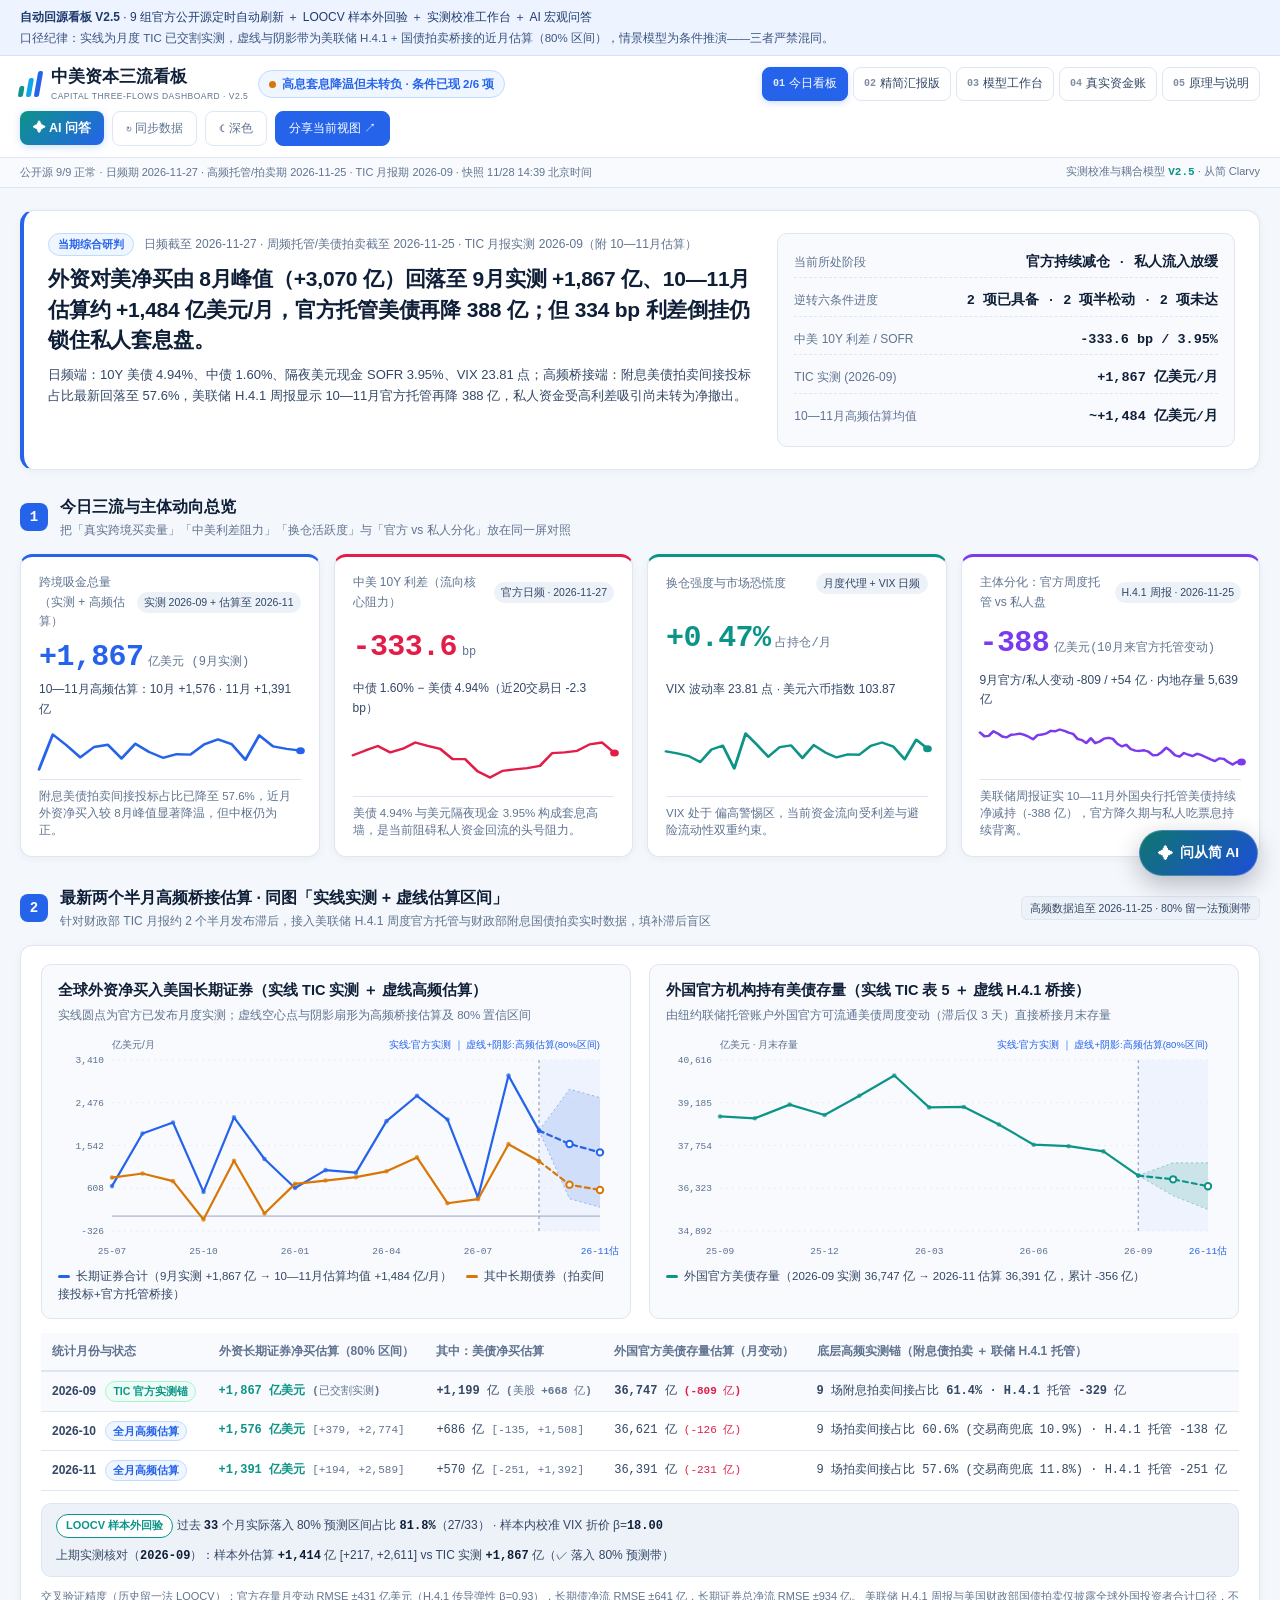
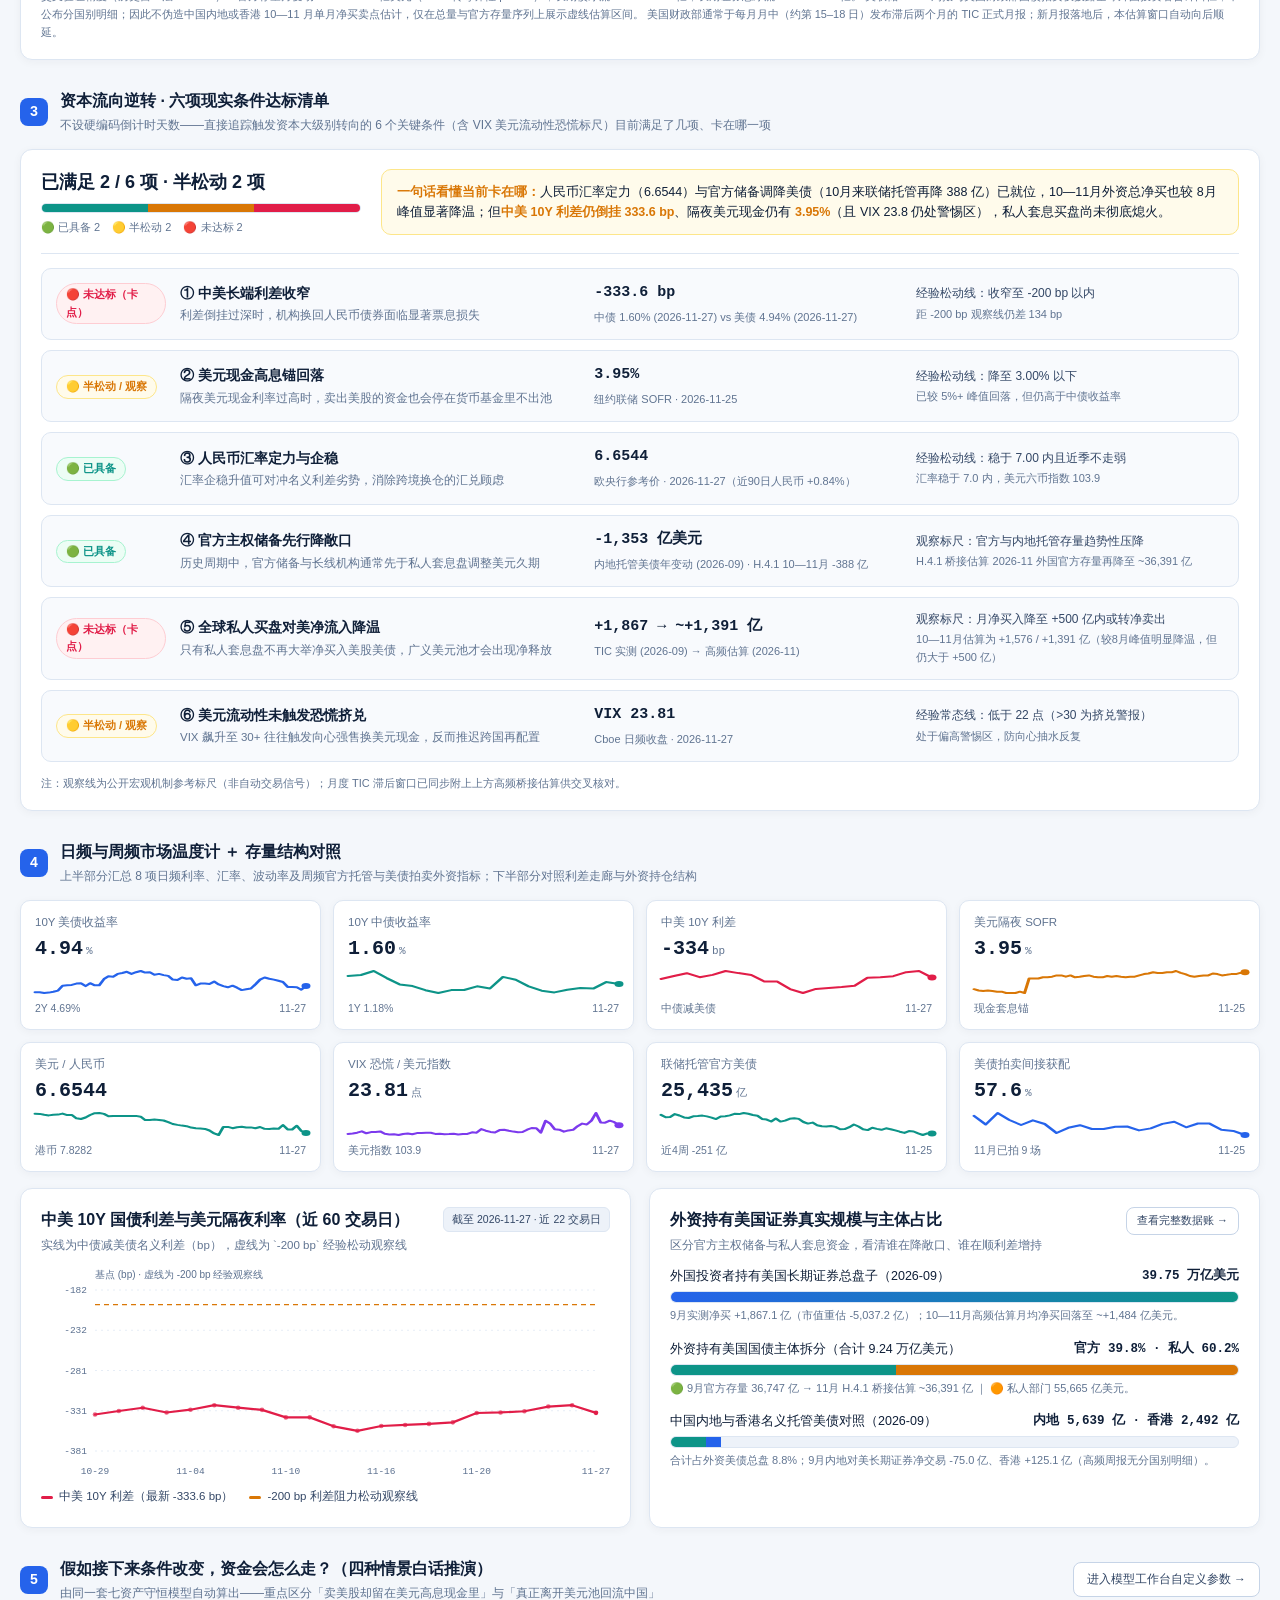
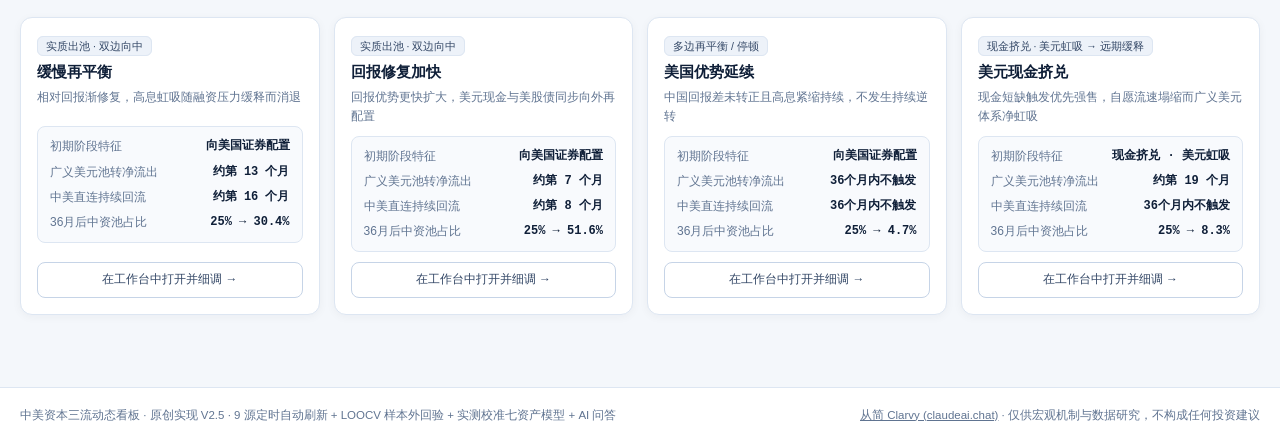
<file: public/index.html>
<!doctype html>
<html lang="zh-CN" data-theme="light">
<head>
  <meta charset="utf-8">
  <meta name="viewport" content="width=device-width,initial-scale=1">
  <meta name="theme-color" content="#f4f7fb">
  <meta name="description" content="中美资本三流动态看板 V2.5：9 组官方公开源、美联储 H.4.1 + 美债拍卖高频桥接估算（含 LOOCV 样本外覆盖率回验）、六项逆转条件清单、流动性分层强售七资产模型与从简 Clarvy AI 宏观问答。">
  <title>中美资本三流动态看板 · V2.5 实测校准与样本外回验版</title>
  <link rel="icon" href="assets/favicon.svg">
  <link rel="stylesheet" href="workbench.css">
  <script type="module" src="workbench.mjs"></script>
</head>
<body>
  <a class="skip" href="#main">跳到主要内容</a>

  <div class="top-notice">
      <div class="notice-inner">
        <span><b>自动回源看板 V2.5</b> · 9 组官方公开源定时自动刷新 ＋ LOOCV 样本外回验 ＋ 实测校准工作台 ＋ AI 宏观问答</span>
        <span class="notice-sub">口径纪律：实线为月度 TIC 已交割实测，虚线与阴影带为美联储 H.4.1 + 国债拍卖桥接的近月估算（80% 区间），情景模型为条件推演——三者严禁混同。</span>
      </div>
    </div>

  <header class="site-header">
    <div class="header-inner">
      <div class="brand-group">
        <a class="brand" href="#overview">
          <span class="brand-mark"><i></i><i></i><i></i></span>
          <span>中美资本三流看板<small>CAPITAL THREE-FLOWS DASHBOARD · V2.5</small></span>
        </a>
        <span class="regime-pill" id="regime-pill"><i class="dot" id="data-dot"></i><b id="regime-text">正在读取实测与高频估算快照…</b></span>
      </div>

      <nav class="top-nav" aria-label="主导航">
        <a href="#overview" data-page="overview" aria-current="page"><span>01</span>今日看板</a>
        <a href="#brief" data-page="brief"><span>02</span>精简汇报版</a>
        <a href="#model" data-page="model"><span>03</span>模型工作台</a>
        <a href="#observed" data-page="observed"><span>04</span>真实资金账</a>
        <a href="#method" data-page="method"><span>05</span>原理与说明</a>
      </nav>

      <div class="header-actions">
        <button class="ai-trigger-btn" id="open-ai-btn" title="打开从简 Clarvy AI 宏观问答抽屉（首次引导注册，支持站内直连或免Key跳转）">✦ AI 问答</button>
        <button class="quiet-btn" id="refresh" title="重新读取最新发布的公开数据快照">↻ 同步数据</button>
        <button class="quiet-btn" id="theme-toggle" title="切换浅色简报风与深色终端风">☾ 深色</button>
        <button class="primary-btn" id="share">分享当前视图 ↗</button>
      </div>
    </div>
    <div class="status-ribbon">
      <div class="ribbon-inner">
        <span id="sync-status">正在读取 9 组公开数据源快照…</span>
        <span class="edition">实测校准与耦合模型 <b>V2.5</b> · 从简 Clarvy</span>
      </div>
    </div>
  </header>

  <main id="main" tabindex="-1">
    <!-- ==================== 01 今日看板（默认首屏） ==================== -->
    <section class="page" id="page-overview">
      <div class="hero-banner" id="hero-banner">
        <div class="hero-main">
          <div class="hero-eyebrow"><span class="tag tag-live">当期综合研判</span><span id="hero-dates">数据核验中…</span></div>
          <h1 id="hero-title">正在汇总最新日频利差与跨境资金账本…</h1>
          <p id="hero-desc">所有读数均直接取自美国财政部、纽约联储、欧洲央行、中国外汇交易中心及 Cboe 公开序列，断网时保留上一期已核实快照。</p>
        </div>
        <div class="hero-side" id="hero-side"></div>
      </div>

      <div class="section-block">
        <div class="sec-title">
          <span class="sec-num">1</span>
          <div>
            <h2>今日三流与主体动向总览</h2>
            <p>把「真实跨境买卖量」「中美利差阻力」「换仓活跃度」与「官方 vs 私人分化」放在同一屏对照</p>
          </div>
        </div>
        <div class="hero-cards" id="overview-cards"></div>
      </div>

      <div class="section-block" id="nowcast-section">
        <div class="sec-title">
          <span class="sec-num">2</span>
          <div>
            <h2>最新两个半月高频桥接估算 · 同图「实线实测 + 虚线估算区间」</h2>
            <p>针对财政部 TIC 月报约 2 个半月发布滞后，接入美联储 H.4.1 周度官方托管与财政部附息国债拍卖实时数据，填补滞后盲区</p>
          </div>
          <span class="badge" id="nowcast-badge">80% 留一法预测区间</span>
        </div>
        <article class="panel nowcast-panel">
          <div class="nowcast-grid">
            <div class="nowcast-chart-box">
              <div class="panel-head">
                <div>
                  <h2>全球外资净买入美国长期证券（实线 TIC 实测 ＋ 虚线高频估算）</h2>
                  <p>实线圆点为官方已发布月度实测；虚线空心点与阴影扇形为高频桥接估算及 80% 置信区间</p>
                </div>
              </div>
              <div id="nowcast-flow-chart" class="chart compact"></div>
              <div class="chart-caption" id="nowcast-flow-caption"></div>
            </div>
            <div class="nowcast-chart-box">
              <div class="panel-head">
                <div>
                  <h2>外国官方机构持有美债存量（实线 TIC 表 5 ＋ 虚线 H.4.1 桥接）</h2>
                  <p>由纽约联储托管账户外国官方可流通美债周度变动（滞后仅 3 天）直接桥接月末存量</p>
                </div>
              </div>
              <div id="nowcast-hold-chart" class="chart compact"></div>
              <div class="chart-caption" id="nowcast-hold-caption"></div>
            </div>
          </div>
          <div class="table-scroll" style="margin-top:14px">
            <table class="nowcast-table">
              <thead>
                <tr>
                  <th>统计月份与状态</th>
                  <th>外资长期证券净买估算（80% 区间）</th>
                  <th>其中：美债净买估算</th>
                  <th>外国官方美债存量估算（月变动）</th>
                  <th>底层高频实测锚（附息债拍卖 ＋ 联储 H.4.1 托管）</th>
                </tr>
              </thead>
              <tbody id="nowcast-table-body"></tbody>
            </table>
          </div>
          <div class="backtest-strip" id="nowcast-backtest"></div>
          <p class="micro" id="nowcast-footnote" style="margin-top:10px"></p>
        </article>
      </div>

      <div class="section-block">
        <div class="sec-title">
          <span class="sec-num">3</span>
          <div>
            <h2>资本流向逆转 · 六项现实条件达标清单</h2>
            <p>不设硬编码倒计时天数——直接追踪触发资本大级别转向的 6 个关键条件（含 VIX 美元流动性恐慌标尺）目前满足了几项、卡在哪一项</p>
          </div>
        </div>
        <article class="panel checklist-panel">
          <div class="checklist-summary" id="checklist-summary"></div>
          <div class="checklist-rows" id="checklist-rows"></div>
          <p class="micro" style="margin-top:12px">注：观察线为公开宏观机制参考标尺（非自动交易信号）；月度 TIC 滞后窗口已同步附上上方高频桥接估算供交叉核对。</p>
        </article>
      </div>

      <div class="section-block">
        <div class="sec-title">
          <span class="sec-num">4</span>
          <div>
            <h2>日频与周频市场温度计 ＋ 存量结构对照</h2>
            <p>上半部分汇总 8 项日频利率、汇率、波动率及周频官方托管与美债拍卖外资指标；下半部分对照利差走廊与外资持仓结构</p>
          </div>
        </div>
        <div class="market-grid" id="market-cards"></div>
        <div class="sub-grid" style="margin-top:16px">
          <article class="panel">
            <div class="panel-head">
              <div>
                <h2>中美 10Y 国债利差与美元隔夜利率（近 60 交易日）</h2>
                <p>实线为中债减美债名义利差（bp），虚线为 `-200 bp` 经验松动观察线</p>
              </div>
              <span class="badge" id="spread-badge">日频实测</span>
            </div>
            <div id="overview-spread-chart" class="chart compact"></div>
            <div class="chart-caption" id="overview-spread-caption"></div>
          </article>
          <article class="panel">
            <div class="panel-head">
              <div>
                <h2>外资持有美国证券真实规模与主体占比</h2>
                <p>区分官方主权储备与私人套息资金，看清谁在降敞口、谁在顺利差增持</p>
              </div>
              <a class="inline-btn" href="#observed">查看完整数据账 →</a>
            </div>
            <div id="overview-pool-bars"></div>
          </article>
        </div>
      </div>

      <div class="section-block">
        <div class="sec-title">
          <span class="sec-num">5</span>
          <div>
            <h2>假如接下来条件改变，资金会怎么走？（四种情景白话推演）</h2>
            <p>由同一套七资产守恒模型自动算出——重点区分「卖美股却留在美元高息现金里」与「真正离开美元池回流中国」</p>
          </div>
          <a class="button" href="#model">进入模型工作台自定义参数 →</a>
        </div>
        <div class="scenario-cards" id="overview-scenarios"></div>
      </div>
    </section>

    <!-- ==================== 02 精简汇报版（PPT 一屏视图） ==================== -->
    <section class="page" id="page-brief" hidden>
      <div class="page-heading">
        <div>
          <span class="eyebrow">EXECUTIVE BRIEFING · 一屏汇报视图</span>
          <h1>中美资本三流 · 精简汇报页</h1>
          <p>浓缩当期实测结论、五项条件卡点、官方/私人持仓分化与四种推演对照，适合直接截图分享或打印存档。</p>
        </div>
        <div class="brief-actions">
          <button id="print-brief">🖨 打印 / 导出 PDF</button>
          <a class="button" href="#overview">返回完整看板</a>
        </div>
      </div>
      <div class="brief-grid" id="brief-content"></div>
    </section>

    <!-- ==================== 03 模型工作台（保留完整 V2.1 耦合仿真能力） ==================== -->
    <section class="page" id="page-model" hidden>
      <div class="data-strip">
        <div class="strip-label"><strong>当期实测对照</strong><small id="obs-period">读取官方快照…</small></div>
        <div class="ticker" id="tickers"><span>正在读取来源，未用模拟值占位。</span></div>
      </div>

      <div class="page-heading" style="margin-top:18px">
        <div>
          <span class="eyebrow">INTERACTIVE SIMULATOR · 七资产耦合仿真</span>
          <h1>三流条件演化与参数实验室</h1>
          <p>自由调节回报差、降息/紧缩传导、外流压力反馈与通道摩擦，检验什么条件下资金会从「留存美元现金」转为「实质回流中国」。</p>
        </div>
        <div class="mode-chip">条件推演工作台 <span>●</span> 非当期实测</div>
      </div>

      <div class="scenario-bar">
        <div class="scenarios" id="presets"></div>
        <div class="scenario-tools">
          <button class="calibrate-btn" id="calibrate-live" title="将今日实测的中美10Y利差、SOFR、VIX与汇率折算一键映射为工作台初始条件（不拟合远端回报假设）">⚡ 用今日实测校准起点</button>
          <button class="quiet" id="reset">恢复本情景默认</button>
        </div>
      </div>
      <div class="scenario-caption">
        <span id="scenario-brief"></span>
        <span>基准资金池 = 100 指数点（折算参考见右侧） · 流动性分层强售 ＋ 二阶守恒积分</span>
      </div>
      <div class="calibration-note" id="calibration-note" hidden></div>

      <div class="metrics" id="metrics"></div>

      <div class="work-grid">
        <div class="analysis-stack">
          <article class="panel main-chart">
            <div class="panel-head">
              <div>
                <h2>资金流向路径与广义美元池变化</h2>
                <p>正值代表净流入该方向，负值代表净流出；青色阴影为连续满足「美股债出、中资股债入」的持续回流窗口</p>
              </div>
              <div class="segmented" id="chart-tabs">
                <button data-chart="J" class="active">流向与美元池</button>
                <button data-chart="split">股债分项</button>
                <button data-chart="L">换仓总流量</button>
                <button data-chart="v">主动/被动流速</button>
              </div>
            </div>
            <div id="main-chart" class="chart"></div>
            <div class="chart-caption" id="main-legend"></div>
            <div class="time-control">
              <button id="play" aria-label="播放情景路径">▶</button>
              <label for="month">查看推演月份</label>
              <input type="range" id="month" min="0" max="36" step="1" value="1">
              <output id="month-label"></output>
            </div>
            <p class="micro">横轴为情景推演起点后的第 N 个月（非固定现实日历日）；拖动滑块或点击播放可逐月查看下方持仓和驱动变化。</p>
          </article>

          <div class="sub-grid">
            <article class="panel">
              <div class="panel-head">
                <div>
                  <h2>流动性 ⇄ 融资压力 ⇄ 政策托底</h2>
                  <p>包含美债/美股外流对融资压力的双向反哺与利率传导</p>
                </div>
              </div>
              <div id="state-chart" class="chart compact"></div>
              <div class="legend">
                <span style="--c:#0d9488">H 通道流动性（越高越顺畅）</span>
                <span style="--c:#d97706">P 融资压力（越高越紧绷）</span>
                <span style="--c:#7c3aed">R 政策宽松响应</span>
              </div>
            </article>
            <article class="panel">
              <div class="panel-head">
                <div>
                  <h2>七类资产池份额去了哪里</h2>
                  <p id="holdings-caption">含机构容量弹性约束，避免单一资产 0% 清零失真。</p>
                </div>
              </div>
              <div id="allocation"></div>
            </article>
          </div>

          <article class="panel">
            <div class="panel-head">
              <div>
                <h2>逆转四步节点与稳健性检验</h2>
                <p>拆开「中美证券直接换仓」与「连同美元现金池一起净流出（广义非美化）」两个层次</p>
              </div>
              <span class="badge">全路径自动判定</span>
            </div>
            <div class="event-grid four" id="events"></div>
            <div class="window-detail" id="window-detail"></div>
            <div class="sensitivity" id="sensitivity"></div>
          </article>

          <article class="panel">
            <div class="panel-head">
              <div>
                <h2>当月最大资金搬家路径与收益账本</h2>
                <p id="flow-description"></p>
              </div>
              <span class="badge" id="selected-badge"></span>
            </div>
            <div class="drivers-grid">
              <div>
                <h3>当月前六大资金迁移方向 <small>指数点/月</small></h3>
                <div id="flow-edges"></div>
              </div>
              <div>
                <h3>中国资产相对美国资产的净吸引力拆解 <small>基点 bp / 月</small></h3>
                <div id="driver-bars"></div>
                <p class="micro">跨境进出摩擦对所有境外资产桶统一适用，堵死借道美元现金绕费漏洞；正数表示扣除风险与摩擦后向中配置更划算。</p>
              </div>
            </div>
          </article>
        </div>

        <aside class="parameter-panel panel">
          <div class="panel-head">
            <div>
              <h2>调节假设参数</h2>
              <p>拖动滑块 → 实时重算全套曲线与窗口</p>
            </div>
            <span class="badge">公开透明假设</span>
          </div>
          <div id="controls"></div>
          <details id="advanced">
            <summary>展开更多底层摩擦与风险参数（15 项）</summary>
            <div id="advanced-controls"></div>
          </details>
          <div class="parameter-note">
            <strong>如何阅读仿真结果？</strong>
            <p>上方「今日看板」展示真实世界最新进度；本工作台用于测试“如果利差收窄更快”或“发生现金挤兑”时系统的非线性演化。</p>
            <a href="#method">查看完整数学方程与改进说明 →</a>
          </div>
          <div class="exports">
            <button id="export-csv">↓ 导出本情景 37 行逐月 CSV</button>
            <button id="export-json">↓ 导出完整参数与结果 JSON</button>
            <a href="downloads/model-v2.md" download>↓ 下载模型说明文档 (.md)</a>
          </div>
        </aside>
      </div>
    </section>

    <!-- ==================== 04 真实资金账 ==================== -->
    <section class="page" id="page-observed" hidden>
      <div class="page-heading">
        <div>
          <span class="eyebrow">OFFICIAL DATA &amp; IDENTIFICATION · 官方实测与对账</span>
          <h1>真实跨境资金账本与双边识别边界</h1>
          <p>基于美国财政部 TIC 表 1 净买卖、表 5 官方/私人美债存量、双侧历史档案及无穿透条件下的数学上下界。</p>
        </div>
        <button id="export-observed">↓ 导出 TIC 观测序列 CSV</button>
      </div>

      <div id="observation-verdict" class="verdict"></div>

      <div class="observed-controls">
        <label for="region">切换投资者地区口径：</label>
        <select id="region">
          <option value="world">全球外国居民合计（Grand Total）</option>
          <option value="cn">中国内地居民（托管/直接报告口径）</option>
          <option value="hk">中国香港居民（离岸金融枢纽口径）</option>
        </select>
        <button id="toggle-nowcast" class="nowcast-toggle active" type="button" aria-pressed="true">✓ 同图叠加近月高频估算区间</button>
        <span class="badge" id="history-count"></span>
      </div>

      <div class="metrics observed-metrics" id="observed-metrics"></div>

      <article class="panel">
        <div class="panel-head">
          <div>
            <h2>外国居民对美国长期证券的月度净买卖（TIC 表 1 实测 ＋ 高频桥接估算）</h2>
            <p id="observed-chart-sub">月频实测（实线）＋ 高频桥接估算（虚线与 80% 区间）· 亿美元/月 · 零轴以上为净买入</p>
          </div>
        </div>
        <div id="observed-chart" class="chart"></div>
        <div class="legend" id="observed-legend">
          <span style="--c:#0d9488">长期证券净买卖合计（虚线为估算+80%区间）</span>
          <span style="--c:#2563eb">其中：美国股票</span>
          <span style="--c:#d97706">其中：美国长期债券</span>
        </div>
      </article>

      <div class="sub-grid">
        <article class="panel">
          <div class="panel-head">
            <div>
              <h2>月度净配置强度（净买额 ÷ 持仓存量）</h2>
              <p>%/月 · 反映净增减仓力度（注：官方未披露双向毛成交额，此为净额代理）</p>
            </div>
          </div>
          <div id="intensity-chart" class="chart compact"></div>
        </article>
        <article class="panel">
          <div class="panel-head">
            <div>
              <h2>持仓变动对账：为什么“存量涨跌”不等于“净买卖”？</h2>
              <p>最新统计月 · 亿美元 · 拆开真金白银净交易、资产涨跌重估与统计残差</p>
            </div>
          </div>
          <div id="reconcile"></div>
        </article>
      </div>

      <article class="panel">
        <div class="panel-head">
          <div>
            <h2>美国国债持仓结构分化（TIC 表 5 月末存量）</h2>
            <p>总量稳中有升的背后：对比内地与香港托管存量、外国官方主权储备与私人套息盘存量</p>
          </div>
          <div class="segmented" id="holdings-tabs">
            <button data-htab="cnhk" class="active">内地与香港</button>
            <button data-htab="sector">官方储备 vs 私人</button>
          </div>
        </div>
        <div id="holdings-chart" class="chart compact"></div>
        <div class="chart-caption" id="holdings-summary"></div>
      </article>

      <article class="panel">
        <div class="panel-head">
          <div>
            <h2>双边流向“部分识别（Partial Identification）”边界计算器</h2>
            <p>现实痛点：中美统计各自只报“本国对全球净流”，缺少穿透交易对手。此处用三区域网络守恒求美→中直连净流 J_UC 的精确可行范围</p>
          </div>
          <div class="preset-mini">
            <button data-idpreset="latest">代入最新美国净额</button>
            <button data-idpreset="nullspace">零空间反例（绕道掩盖方向）</button>
            <button data-idpreset="identified">强约束可识别（锁定方向）</button>
          </div>
        </div>
        <div class="id-grid">
          <div class="id-controls" id="id-controls"></div>
          <div class="id-result" id="id-result"></div>
        </div>
      </article>

      <article class="panel">
        <div class="panel-head">
          <div>
            <h2>最新统计月各地区分项明细（TIC 表 1 · 亿美元/月）</h2>
            <p>内地与香港为首次跨境交易对手/托管地口径，经由伦敦、开曼或香港中转的资金会体现在枢纽地。</p>
          </div>
        </div>
        <div class="table-scroll">
          <table>
            <thead>
              <tr><th>投资者地区口径</th><th>长期证券合计</th><th>美国股票</th><th>美国国债</th><th>机构债</th><th>企业债</th><th>统计月份</th></tr>
            </thead>
            <tbody id="region-table"></tbody>
          </table>
        </div>
      </article>

      <article class="panel">
        <div class="panel-head">
          <div>
            <h2>中美双侧已核实官方统计档案（静态封存对照）</h2>
            <p id="archive-meta">独立封存的国家外汇管理局与美国财政部统计摘录；因季度/月度与居民口径不同，仅供对照，不可直接横向相减。</p>
          </div>
        </div>
        <div class="table-scroll">
          <table>
            <thead>
              <tr><th>统计辖区</th><th>官方指标名称</th><th>统计期</th><th>公布数值</th><th>符号定义与口径边界</th></tr>
            </thead>
            <tbody id="archive-table"></tbody>
          </table>
        </div>
      </article>

      <div class="section-block" style="margin-top:20px">
        <h2 style="margin-bottom:12px">9 组自动采集数据源状态与原始校验码</h2>
        <div id="source-log" class="source-grid"></div>
      </div>
    </section>

    <!-- ==================== 05 原理与说明 ==================== -->
    <section class="page" id="page-method" hidden>
      <div class="page-heading">
        <div>
          <span class="eyebrow">ARCHITECTURE &amp; METHODOLOGY · 原理与迭代说明</span>
          <h1>看板设计逻辑、高频桥接估算与七资产双向耦合方程</h1>
          <p>既吸收直观简报看板的“结论前置 + 日频温度计 + 达标进度清单”，又新增“美联储周度托管 + 国债拍卖高频桥接估算”，严守实测、估算与推演三层分界。</p>
        </div>
        <a class="button" href="downloads/model-v2.md" download>↓ 下载完整模型文档</a>
      </div>

      <article class="panel prose">
        <span class="badge">V2.3 高频桥接即时估算升级 · 2026-11-15</span>
        <h2>如何用官方周度与拍卖数据填补 TIC 月报 2 个半月滞后盲区？</h2>
        <p>美国财政部 TIC 月报具有约 65–75 天发布滞后。为在不编造数据的前提下看清近两个半月真实动向，V2.3 接入两组零密钥官方高频源并建立留一法交叉验证（LOOCV）桥接器：</p>
        <div class="compare-grid">
          <div>
            <b>支柱一：美联储 H.4.1 周报 → 外国官方美债存量桥接</b>
            <p>提取纽约联储托管账户外国官方可流通美债（RESH4FG_N.WW，滞后仅约 3 天）月末差值 ΔH41_UST，带经济范围约束拟合 ΔOfficial_TIC = α + β·ΔH41_UST，逐月递推官方美债存量及多步 80% 预测带。</p>
          </div>
          <div>
            <b>支柱二：财政部附息国债拍卖 → 跨境长期证券净买桥接</b>
            <p>合并 FiscalData 与 TreasuryDirect 最新已截标 Note/Bond 拍卖，以海外间接投标占比（Indirect %）、交易商被动兜底占比（−Primary Dealer %）及全月等效获配额构建非负单调岭回归，叠加 H.4.1 官方托管冲量与美股收缩均值合成总量估算区间。</p>
          </div>
        </div>
        <p style="margin-top:10px"><b>分国别诚实边界：</b>由于美联储 H.4.1 与美债拍卖均只披露全球外国投资者合计、不披露分国别明细，系统绝不伪造中国内地或香港近月单月净买卖点估计，并在新一期 TIC 月报落地时自动顺延估算窗口。</p>
      </article>

      <article class="panel prose">
        <span class="badge">V2.2 直观简报升级 · 2026-11-15</span>
        <h2>为什么把网站分成「今日看板」与「模型工作台」两层？</h2>
        <p>在跨境资本研究里，读者最常遇到两个极端：要么只有晦涩的滞后统计表和微分方程滑块，看不出今天市场卡在哪；要么把日频利率代入公式按秒算出“此刻跨境流量 XXX 万亿”，容易把价格推演误当成真实成交。V2.2 将两者长处结合：</p>
        <div class="compare-grid">
          <div>
            <b>第一层：今日看板与五项条件清单（看现在）</b>
            <p>接入美债 10Y/2Y/3M、中债 10Y/1Y、纽约联储 SOFR、欧央行汇率与美元六币指数、Cboe VIX 等日频公开序列，直接回答“利差收窄了没有、美元现金锚降了没有、官方与私人谁在买”。</p>
          </div>
          <div>
            <b>第二层：七资产守恒模型与部分识别（看机制与推演）</b>
            <p>用七类资产（美股/美债/中股/中债/黄金/第三地/美元现金）闭合矩阵推演条件窗口，严格区分“卖出美股却囤在美元高息现金（假逆转）”与“真正离开美元池流入中国”。</p>
          </div>
        </div>
        <div class="mechanism">
          <span>高息紧缩与美元套息锚</span><b>→</b>
          <span>主动换仓减速 · 现金挤兑分离</span><b>→</b>
          <span>美资外流反哺再融资压力</span><b>→</b>
          <span>政策缓释与利差收窄</span><b>→</b>
          <span>跨过摩擦门槛 · 实质出池回流</span>
        </div>
        <a id="reference-link" target="_blank" rel="noopener noreferrer">打开对照参考站（WorkBuddy SFO-V5）↗</a>
      </article>

      <article class="panel prose">
        <span class="badge">V2.1 / V2.2 数学内核 · 七项关键诊断与实质改进</span>
        <h2>底层动力学与识别模块的七项硬核升级</h2>
        <div class="compare-grid">
          <div><b>01 · 补齐外流→压力的双向耦合闭环</b><p>将美国股债净流出率 (−N_U/W)₊ 以参数 flowFeedback 接入融资压力方程 P′，刻画存量债务再融资对外部买盘退出的敏感性。</p></div>
          <div><b>02 · 打通紧缩/政策对美元利率与黄金的传导</b><p>紧缩 I 抬升美元现金套息锚（形成“高息虹吸”），压力 P 与政策宽松 R 驱动现金利率回落及黄金避险需求。</p></div>
          <div><b>03 · 修复借道现金绕开跨境摩擦的套利漏洞</b><p>对所有非中资资产桶进出中资桶统一适用跨境摩擦 costUC / costCU，全局满足网络三角不等式 cᵢₖ + cₖⱼ ≥ cᵢⱼ。</p></div>
          <div><b>04 · 区分“离开美股债”与“离开广义美元体系”</b><p>同时核算中美直连 J、中资总净流入 N_C 与广义美元净吸收 N_USD = N_U + n_$，识别先退入美元现金再转向的两步路径。</p></div>
          <div><b>05 · 强售字典序优先与主动/被动双轨流速</b><p>现金短缺时优先满足强制变现，剩余可用头寸再做边际配置；拆分主动配置流速 v_vol 与强售流速 v_forced。</p></div>
          <div><b>06 · 容量弹性防清零＋二阶守恒 Heun (RK2) 积分</b><p>加入机构基准容量弹性与中债外汇套保比例 bondHedge，升级二阶保正守恒 RK2 积分，步长折半误差小于 0.002 指数点。</p></div>
        </div>
        <p style="margin-top:14px"><b>07 · 观测层官方/私人美债持仓拆解与 LP 部分识别求解器：</b>解析 TIC 表 5 外国官方储备与私人部门持仓分化，并内置三区域网络守恒线性规划求解器，给出无穿透条件下双边直连净流 J_UC 的精确可行上下界。</p>
      </article>

      <article class="panel prose">
        <h2>可复算核心方程骨架</h2>
        <div class="equation"><small>01 / 交易、摩擦与估值分账（二阶保正守恒 Heun 积分）</small>ΔKᵢ = Δt · [Σⱼ fⱼᵢ(1 − κ·cⱼᵢ) − Σⱼ fᵢⱼ] + Gᵢ &nbsp; · &nbsp; 默认 κ=0 纯配置指数守恒，同步核算累计摩擦损耗</div>
        <div class="equation"><small>02 / 利率传导、套保区分与容量弹性调整后的月边际收益</small>gᵢ = μᵢ(I,P,R,fx) − χᵢ(P) − γ(Σw)ᵢ − η(wᵢ − wᵢ,₀) &nbsp; · &nbsp; Sᵢⱼ = gⱼ − gᵢ − cᵢⱼ（满足 cᵢₖ + cₖⱼ ≥ cᵢⱼ）</div>
        <div class="equation"><small>03 / 强售字典序优先与受闸门约束的自愿迁移</small>fᵢ,$^forced = min(Kᵢ^elig/Δt, ν_f [c_min(P,Z)W − K_$]₊ · Kᵢ^elig / E)<br>fᵢⱼ^vol = ν₀ H/(H+h₀) · Kᵢ^rem · aᵢⱼ / (1 + Σₖ aᵢₖ)</div>
        <div class="equation"><small>04 / 三流、股债分项与广义美元池同源导出</small>L = Σ fᵢⱼ = L_vol + L_forced &nbsp; · &nbsp; J = Jₑ + J_b + J_cross &nbsp; · &nbsp; N_C = n_Ce + n_Cb &nbsp; · &nbsp; N_USD = N_U + n_$ &nbsp; · &nbsp; v = v_vol + v_forced</div>
        <div class="equation"><small>05 / 含资本外流反哺的双向宏观状态方程（时间单位：月）</small>H′ = (a + bR)(1 − H) − c I(t) H<br>P′ = [d(1 − H) + e Z(t) + β_flow [−N_U / W]₊](1 − P) − (f + gR) P<br>R′ = k {sigmoid[(P − P*)/θ] − R}</div>
        <div class="equation"><small>06 / 聚合净额下的双边流向部分识别精确区间</small>J_UC ∈ [max(−f̄_CU, −n̄_U − f̄_R, n̲_C − f̄_R), min(f̄_UC, −n̲_U + f̄_R, n̄_C + f̄_R)] ∩ {L_min(J) ≤ L̄}</div>
      </article>

      <article class="panel">
        <div class="panel-head">
          <div>
            <h2>当前工作台参数登记表</h2>
            <p>全部标为显式情景输入；不是经济常数的实证回归估计。</p>
          </div>
        </div>
        <div class="table-scroll">
          <table>
            <thead><tr><th>参数名称</th><th>当前设定值</th><th>单位 / 作用说明</th></tr></thead>
            <tbody id="parameter-table"></tbody>
          </table>
        </div>
        <details class="technical">
          <summary>查看固定动力学系数、初始配置与协方差矩阵 JSON</summary>
          <pre id="fixed-params"></pre>
        </details>
      </article>
    </section>
  </main>

  <footer class="site-footer">
    <div class="footer-inner">
      <span>中美资本三流动态看板 · 原创实现 V2.5 · 9 源定时自动刷新 + LOOCV 样本外回验 + 实测校准七资产模型 + AI 问答</span>
      <span><a href="https://claudeai.chat" target="_blank" rel="noopener noreferrer" style="color:inherit;text-decoration:underline">从简 Clarvy (claudeai.chat)</a> · 仅供宏观机制与数据研究，不构成任何投资建议</span>
    </div>
  </footer>

  <!-- ==================== 从简 Clarvy · 双模站内 AI 宏观问答抽屉 ==================== -->
  <button class="ai-fab" id="ai-fab" type="button" aria-controls="ai-drawer" aria-expanded="false">
    <span class="ai-fab-spark">✦</span>
    <span>问从简 AI</span>
  </button>

  <div class="ai-backdrop" id="ai-backdrop" hidden></div>

  <aside class="ai-drawer" id="ai-drawer" role="dialog" aria-modal="true" aria-labelledby="ai-drawer-title" hidden>
    <div class="ai-drawer-head">
      <div>
        <div class="ai-head-title">
          <span class="ai-badge-dot">✦</span>
          <h2 id="ai-drawer-title">从简 Clarvy · 资本三流 AI 问答</h2>
        </div>
        <p class="ai-head-sub">自动挂载当期 9 路官方实测、高频估算与模型状态 · <a href="https://claudeai.chat" target="_blank" rel="noopener noreferrer">打开从简主站 ↗</a> · <button type="button" class="link-btn" id="ai-show-onboard">注册引导</button></p>
      </div>
      <button type="button" class="quiet-btn ai-close-btn" id="ai-close-btn" aria-label="关闭问答抽屉">✕</button>
    </div>

    <div class="ai-drawer-body" id="ai-drawer-body">
      <!-- 首次使用：引导前往从简 Clarvy 注册账号 -->
      <section class="ai-onboard-card" id="ai-onboard-card">
        <div class="ai-onboard-top">
          <span class="tag tag-live">首次使用引导 · 免费领每月 300 积分</span>
          <span class="ai-onboard-domain">claudeai.chat</span>
        </div>
        <h3>第一步：前往「从简 Clarvy」免费注册账号</h3>
        <p>本看板由 <b>从简 · Clarvy（claudeai.chat）</b>全能 Agent 工作台驱动。新用户邮箱注册即可免费开启（免绑卡，立赠<b>每月 300 免费积分</b>，支持 24 款主流大模型）。注册后您可任选下方两种方式在看板内提问：</p>
        <ul class="ai-onboard-list">
          <li><b>方式 A · 站内直连流式问答</b>：在下方「接口配置」填入一次您的兼容 API Key（仅保存在您本地浏览器），后续每次直接在当前抽屉内多轮流式对话；</li>
          <li><b>方式 B · 免 Key 一键联动本平台</b>：无需任何密钥，输入问题点发送，自动打包当期 9 路最新数据并打开 <code>claudeai.chat</code>，粘贴即用本平台免费积分深度作答。</li>
        </ul>
        <div class="ai-onboard-actions">
          <a class="primary-btn ai-reg-btn" id="ai-register-go" href="https://claudeai.chat" target="_blank" rel="noopener noreferrer">🚀 前往从简 Clarvy 免费注册账号 ↗</a>
          <button type="button" class="quiet-btn" id="ai-already-registered">我已有账号，直接开始问答 →</button>
        </div>
      </section>

      <!-- 双模式切换栏 -->
      <div class="ai-mode-bar">
        <div class="segmented ai-mode-seg" role="tablist" aria-label="问答调用模式">
          <button type="button" data-ai-mode="direct" id="ai-tab-direct" class="active">⚡ 站内直连问答 (API Key)</button>
          <button type="button" data-ai-mode="jump" id="ai-tab-jump">↗ 免 Key 跳本平台作答</button>
        </div>
        <button type="button" class="quiet-btn ai-cfg-toggle" id="ai-cfg-toggle" title="配置本地 API Key 与模型">⚙ 接口设置</button>
      </div>

      <!-- API Key 本地配置面板（仅存于访客 localStorage） -->
      <section class="ai-config-box" id="ai-config-box" hidden>
        <div class="ai-cfg-head">
          <b>站内直连模型配置（OpenAI 兼容接口）</b>
          <span id="ai-cfg-status" class="ai-cfg-badge">未保存密钥</span>
        </div>
        <p class="micro">安全承诺：API Key 仅存储在您本人浏览器的 <code>localStorage</code>，绝不上传看板服务器。若您使用普通免费账号暂无个人 API Key，请直接切至右侧「免 Key 跳本平台作答」。</p>
        <div class="ai-cfg-grid">
          <label>
            <span>接口预设通道</span>
            <select id="ai-provider">
              <option value="custom">从简外接网关 / 自定义 OpenAI 兼容接口</option>
              <option value="deepseek">DeepSeek 官方直连 (api.deepseek.com)</option>
              <option value="siliconflow">硅基流动 SiliconFlow (api.siliconflow.cn)</option>
              <option value="openrouter">OpenRouter 多模型直连 (openrouter.ai)</option>
            </select>
          </label>
          <label>
            <span>接口地址 (Base URL，须支持浏览器跨域 CORS)</span>
            <input type="url" id="ai-base-url" placeholder="https://api.deepseek.com/v1" autocomplete="off">
          </label>
          <label>
            <span>模型名称 (Model ID)</span>
            <input type="text" id="ai-model" placeholder="deepseek-chat" autocomplete="off">
          </label>
          <label>
            <span>API Key（首次填入保存，后续免填）</span>
            <div class="ai-key-row">
              <input type="password" id="ai-api-key" placeholder="sk-..." autocomplete="off">
              <button type="button" class="quiet-btn" id="ai-toggle-key-vis">显示</button>
            </div>
          </label>
        </div>
        <div class="ai-cfg-actions">
          <button type="button" class="primary-btn" id="ai-save-cfg">保存配置到本地浏览器</button>
          <button type="button" class="quiet-btn" id="ai-clear-cfg">清除本地密钥</button>
        </div>
      </section>

      <!-- 实时数据上下文自动挂载开关 -->
      <div class="ai-ctx-bar">
        <label class="ai-ctx-check">
          <input type="checkbox" id="ai-include-ctx" checked>
          <span>自动附带当期 9 源实测、10—11月高频估算与当前滑块参数</span>
        </label>
        <details class="ai-ctx-details">
          <summary>查看实时数据底稿</summary>
          <pre id="ai-ctx-preview">正在读取看板快照…</pre>
        </details>
      </div>

      <!-- 快捷宏观追问词 -->
      <div class="ai-presets" id="ai-presets">
        <button type="button" data-q="请结合看板最新 9月 TIC 实测与 10—11月高频桥接估算，拆解当前全球外资与外国官方储备对美债、美股的真实动向。">📊 解读 9月实测与 10—11月降温</button>
        <button type="button" data-q="当前 VIX 波动率跳升至高位，但中美 10Y 利差仍倒挂逾 330bp、SOFR 仍在 3.9% 附近，这对资本流量、流速、流向意味着什么？">⚡ VIX 高波动 + 利差倒挂含义</button>
        <button type="button" data-q="为什么外国央行官方美债存量持续下降，但全球私人部门对美净买入仍未转负？触发私人套息盘实质逆转还差哪几个条件？">🏦 官方减持 vs 私人套息分化</button>
        <button type="button" data-q="请根据我当前在「03 模型工作台」设定的情景参数与触发月份（T_S、T_flip、T_confirm），推演未来 12—36 个月的资金演化路径与主要风险边界。">🧭 推演当前工作台滑块情景</button>
      </div>

      <!-- 对话消息流 -->
      <div class="ai-messages" id="ai-messages" aria-live="polite"></div>
    </div>

    <div class="ai-drawer-foot">
      <div class="ai-composer">
        <textarea id="ai-input" rows="2" placeholder="输入您想追问的资本三流、美债拍卖、利差或情景推演问题（Enter 发送，Shift+Enter 换行）…"></textarea>
        <div class="ai-composer-bar">
          <button type="button" class="quiet-btn" id="ai-clear-chat" title="清空当前对话记录">清空对话</button>
          <div class="ai-send-group">
            <button type="button" class="quiet-btn ai-stop-btn" id="ai-stop-btn" hidden>■ 停止生成</button>
            <button type="button" class="primary-btn" id="ai-send-btn">发送提问</button>
          </div>
        </div>
      </div>
    </div>
  </aside>

  <div id="toast" role="status" aria-live="polite"></div>
</body>
</html>
</file>
<file: public/workbench.css>
:root,
html[data-theme="light"] {
  color-scheme: light;
  --bg: #f4f7fb;
  --bg-soft: #edf2f9;
  --panel: #ffffff;
  --panel-alt: #f8fafd;
  --header-bg: rgba(255, 255, 255, 0.94);
  --notice-bg: #eef4ff;
  --notice-line: #d4e2fc;
  --notice-text: #1e3a6e;
  --line: #dde6f2;
  --line-strong: #c6d4e7;
  --text: #0f1f38;
  --text-2: #334766;
  --muted: #607491;
  --cyan: #0d9488;
  --cyan-bg: #ecfdf5;
  --cyan-border: #a7f3d0;
  --blue: #2563eb;
  --blue-bg: #eff6ff;
  --blue-border: #bfdbfe;
  --amber: #d97706;
  --amber-bg: #fffbeb;
  --amber-border: #fde68a;
  --red: #e11d48;
  --red-bg: #fff1f2;
  --red-border: #fecdd3;
  --purple: #7c3aed;
  --grid-stroke: #e5ecf5;
  --zero-stroke: #94a7c0;
  --axis-text: #5b708f;
  --shadow: 0 2px 10px rgba(15, 31, 56, 0.045);
  --mono: 'SFMono-Regular', Consolas, 'Liberation Mono', Menlo, monospace;
}

html[data-theme="dark"] {
  color-scheme: dark;
  --bg: #0b1422;
  --bg-soft: #101d2f;
  --panel: #122033;
  --panel-alt: #0e1a2b;
  --header-bg: rgba(12, 23, 38, 0.94);
  --notice-bg: #112238;
  --notice-line: #233b59;
  --notice-text: #bfd6f6;
  --line: #23354c;
  --line-strong: #344d6c;
  --text: #e8eff8;
  --text-2: #c2d2e6;
  --muted: #8ea3be;
  --cyan: #38cbb8;
  --cyan-bg: #132f31;
  --cyan-border: #2a6c65;
  --blue: #5894ff;
  --blue-bg: #152847;
  --blue-border: #2d538e;
  --amber: #f0b25c;
  --amber-bg: #2e2618;
  --amber-border: #765c2e;
  --red: #f27b88;
  --red-bg: #351c24;
  --red-border: #823948;
  --purple: #a792f6;
  --grid-stroke: #22354d;
  --zero-stroke: #5b7594;
  --axis-text: #839ab5;
  --shadow: 0 4px 16px rgba(0, 0, 0, 0.24);
}

* { box-sizing: border-box; }
body {
  margin: 0;
  background: var(--bg);
  color: var(--text);
  font: 14px/1.6 -apple-system, BlinkMacSystemFont, 'Segoe UI', 'PingFang SC', 'Hiragino Sans GB', 'Microsoft YaHei', sans-serif;
}

button, input, select { font: inherit; }
button, .button, .inline-btn {
  cursor: pointer;
  color: var(--text-2);
  border: 1px solid var(--line-strong);
  background: var(--panel);
  border-radius: 8px;
  padding: 7px 13px;
  font-size: 12px;
  font-weight: 500;
  white-space: nowrap;
  text-decoration: none;
  transition: background .14s, border-color .14s, color .14s;
}
button:hover, .button:hover, .inline-btn:hover {
  background: var(--bg-soft);
  border-color: var(--blue);
  color: var(--blue);
  text-decoration: none;
}
.primary-btn {
  background: var(--blue);
  border-color: var(--blue);
  color: #fff;
}
.primary-btn:hover {
  background: #1d4ed8;
  border-color: #1d4ed8;
  color: #fff;
}
.quiet-btn, .quiet {
  background: transparent;
  border: 1px solid var(--line);
  color: var(--muted);
}
.inline-btn { padding: 4px 10px; font-size: 11px; }
button:focus-visible, a:focus-visible, input:focus-visible, select:focus-visible {
  outline: 2px solid var(--blue);
  outline-offset: 2px;
}
button:disabled { opacity: .55; cursor: wait; }

a { color: var(--blue); text-decoration: none; }
a:hover { text-decoration: underline; }
h1, h2, h3, p { margin: 0; }
h1 { font-size: 24px; font-weight: 700; letter-spacing: -.01em; color: var(--text); }
h2 { font-size: 16px; font-weight: 650; color: var(--text); }
h3 { font-size: 13px; font-weight: 600; margin: 4px 0 12px; color: var(--text-2); }
h3 small { font-size: 11px; color: var(--muted); font-weight: 400; margin-left: 6px; }
small { font-size: 11px; }
strong { font-weight: 650; }

.skip { position: absolute; left: 10px; top: -50px; z-index: 50; background: var(--blue); color: #fff; padding: 6px 12px; border-radius: 6px; }
.skip:focus { top: 8px; }

/* Top Notice & Header */
.top-notice {
  background: var(--notice-bg);
  border-bottom: 1px solid var(--notice-line);
  color: var(--notice-text);
  font-size: 12px;
  padding: 8px 20px;
}
.notice-inner, .header-inner, .ribbon-inner, main, .footer-inner {
  max-width: 1340px;
  margin: 0 auto;
}
.notice-inner { display: flex; flex-wrap: wrap; justify-content: space-between; gap: 4px 18px; line-height: 1.5; }
.notice-sub { opacity: .86; font-size: 11.5px; }

.site-header {
  position: sticky;
  top: 0;
  z-index: 25;
  background: var(--header-bg);
  backdrop-filter: blur(10px);
  border-bottom: 1px solid var(--line);
}
.header-inner {
  display: flex;
  align-items: center;
  justify-content: space-between;
  gap: 10px;
  padding: 11px 20px;
  flex-wrap: wrap;
}
.brand-group { display: flex; align-items: center; gap: 10px; flex-wrap: wrap; }
.brand {
  display: flex;
  align-items: center;
  gap: 9px;
  color: var(--text);
  font-size: 17px;
  font-weight: 700;
  line-height: 1.2;
  text-decoration: none !important;
}
.brand small {
  display: block;
  color: var(--muted);
  font-size: 8.5px;
  font-weight: 500;
  letter-spacing: .5px;
  margin-top: 3px;
}
.brand-mark { display: flex; align-items: flex-end; gap: 3px; width: 22px; height: 26px; transform: skew(-10deg); }
.brand-mark i { display: block; width: 5px; border-radius: 2px; background: var(--cyan); height: 11px; }
.brand-mark i:nth-child(2) { height: 19px; background: #0ea5e9; }
.brand-mark i:nth-child(3) { height: 26px; background: var(--blue); }

.regime-pill {
  display: inline-flex;
  align-items: center;
  gap: 6px;
  padding: 4px 10px;
  border-radius: 999px;
  background: var(--blue-bg);
  border: 1px solid var(--blue-border);
  color: var(--blue);
  font-size: 11.5px;
}
.regime-pill b { font-weight: 600; }
.dot { display: inline-block; width: 7px; height: 7px; border-radius: 50%; background: var(--cyan); flex-shrink: 0; }
.dot.warn { background: var(--amber); }

.top-nav {
  display: flex;
  align-items: center;
  gap: 5px;
  flex-wrap: wrap;
}
.top-nav a {
  display: inline-flex;
  align-items: center;
  gap: 4px;
  padding: 6px 10px;
  border-radius: 8px;
  border: 1px solid var(--line);
  background: var(--panel);
  color: var(--text-2);
  font-size: 12px;
  font-weight: 550;
  text-decoration: none;
  transition: all .14s;
}
.top-nav a span { font-family: var(--mono); font-size: 10px; opacity: .62; }
.top-nav a:hover { border-color: var(--blue); color: var(--blue); }
.top-nav a[aria-current="page"] {
  background: var(--blue);
  border-color: var(--blue);
  color: #fff;
  box-shadow: 0 2px 6px rgba(37, 99, 235, 0.22);
}
.top-nav a[aria-current="page"] span { opacity: .88; }

.header-actions { display: flex; align-items: center; gap: 8px; }

.status-ribbon {
  background: var(--panel-alt);
  border-top: 1px solid var(--line);
  padding: 5px 20px;
  font-size: 11px;
  color: var(--muted);
}
.ribbon-inner { display: flex; justify-content: space-between; align-items: center; gap: 12px; flex-wrap: wrap; }
.edition b { font-family: var(--mono); color: var(--cyan); }

main { padding: 22px 20px 44px; outline: none; }

/* Overview Hero & Sections */
.hero-banner {
  display: grid;
  grid-template-columns: minmax(0, 1.55fr) minmax(280px, 1fr);
  gap: 20px;
  background: var(--panel);
  border: 1px solid var(--line);
  border-left: 4px solid var(--blue);
  border-radius: 14px;
  padding: 22px 24px;
  box-shadow: var(--shadow);
  margin-bottom: 24px;
}
.hero-eyebrow { display: flex; align-items: center; gap: 10px; font-size: 12px; color: var(--muted); margin-bottom: 8px; flex-wrap: wrap; }
.tag {
  display: inline-block;
  padding: 2px 9px;
  border-radius: 999px;
  font-size: 11px;
  font-weight: 600;
}
.tag-live { background: var(--blue-bg); color: var(--blue); border: 1px solid var(--blue-border); }
.tag-ok { background: var(--cyan-bg); color: var(--cyan); border: 1px solid var(--cyan-border); }
.tag-warn { background: var(--amber-bg); color: var(--amber); border: 1px solid var(--amber-border); }
.tag-bad { background: var(--red-bg); color: var(--red); border: 1px solid var(--red-border); }

.hero-main h1 { font-size: 21px; line-height: 1.45; margin-bottom: 8px; }
.hero-main p { color: var(--text-2); font-size: 13px; line-height: 1.65; }
.hero-side {
  background: var(--panel-alt);
  border: 1px solid var(--line);
  border-radius: 10px;
  padding: 14px 16px;
  display: flex;
  flex-direction: column;
  justify-content: space-between;
  gap: 8px;
}
.hero-kv { display: flex; justify-content: space-between; align-items: baseline; font-size: 12px; padding: 4px 0; border-bottom: 1px dashed var(--line); gap: 8px; }
.hero-kv:last-child { border-bottom: 0; }
.hero-kv span { color: var(--muted); }
.hero-kv b { font-family: var(--mono); font-size: 13.5px; color: var(--text); }

.section-block { margin-bottom: 28px; }
.sec-title {
  display: flex;
  align-items: center;
  gap: 12px;
  margin-bottom: 14px;
  flex-wrap: wrap;
}
.sec-title > div { flex: 1; min-width: 220px; }
.sec-title p { font-size: 12px; color: var(--muted); margin-top: 2px; }
.sec-num {
  width: 28px;
  height: 28px;
  border-radius: 8px;
  background: var(--blue);
  color: #fff;
  font: 700 14px/28px var(--mono);
  text-align: center;
  flex-shrink: 0;
}

/* Big 4 Overview Cards */
.hero-cards {
  display: grid;
  grid-template-columns: repeat(4, 1fr);
  gap: 14px;
}
.big-card {
  background: var(--panel);
  border: 1px solid var(--line);
  border-top: 3px solid var(--c, var(--blue));
  border-radius: 12px;
  padding: 16px 18px;
  box-shadow: var(--shadow);
  display: flex;
  flex-direction: column;
  justify-content: space-between;
  min-width: 0;
}
.big-card-top { display: flex; justify-content: space-between; align-items: center; gap: 8px; font-size: 12px; color: var(--muted); }
.big-card-badge {
  font-size: 10.5px;
  padding: 2px 7px;
  border-radius: 999px;
  background: var(--bg-soft);
  color: var(--text-2);
  white-space: nowrap;
}
.big-num {
  font-family: var(--mono);
  font-size: 30px;
  font-weight: 700;
  line-height: 1.25;
  letter-spacing: -.02em;
  color: var(--c, var(--text));
  margin: 8px 0 4px;
}
.big-num small {
  font-family: inherit;
  font-size: 12px;
  font-weight: 500;
  color: var(--muted);
  margin-left: 5px;
  letter-spacing: 0;
}
.big-sub { font-size: 12px; color: var(--text-2); margin-bottom: 8px; }
.spark-wrap { height: 42px; margin: 4px 0 6px; }
.spark-wrap svg { width: 100%; height: 42px; display: block; overflow: visible; }
.big-verdict {
  font-size: 11.5px;
  color: var(--muted);
  padding-top: 8px;
  border-top: 1px solid var(--line);
  line-height: 1.5;
}

/* 5-Condition Checklist */
.checklist-panel { padding: 20px 22px; }
.checklist-summary {
  display: grid;
  grid-template-columns: minmax(240px, 320px) minmax(0, 1fr);
  gap: 20px;
  align-items: center;
  padding-bottom: 16px;
  margin-bottom: 14px;
  border-bottom: 1px solid var(--line);
}
.progress-box b { font-size: 18px; display: block; margin-bottom: 6px; }
.progress-track {
  height: 10px;
  border-radius: 999px;
  background: var(--bg-soft);
  overflow: hidden;
  display: flex;
  border: 1px solid var(--line);
}
.progress-track span { height: 100%; transition: width .25s; }
.progress-legend { display: flex; gap: 12px; font-size: 11px; color: var(--muted); margin-top: 6px; flex-wrap: wrap; }
.bottleneck-box {
  background: var(--amber-bg);
  border: 1px solid var(--amber-border);
  color: var(--text);
  border-radius: 10px;
  padding: 12px 15px;
  font-size: 12.5px;
  line-height: 1.6;
}
.bottleneck-box strong { color: var(--amber); }

.checklist-rows { display: grid; gap: 10px; }
.check-row {
  display: grid;
  grid-template-columns: 110px minmax(180px, 1.3fr) minmax(150px, 1fr) minmax(150px, 1fr);
  gap: 14px;
  align-items: center;
  padding: 12px 14px;
  border: 1px solid var(--line);
  border-radius: 10px;
  background: var(--panel-alt);
}
.check-title b { display: block; font-size: 13.5px; color: var(--text); }
.check-title small { color: var(--muted); font-size: 11.5px; display: block; margin-top: 2px; }
.check-reading b { font-family: var(--mono); font-size: 15px; color: var(--text); display: block; }
.check-reading small { color: var(--muted); font-size: 11px; }
.check-target { font-size: 12px; color: var(--text-2); }
.check-target small { display: block; color: var(--muted); font-size: 11px; margin-top: 2px; }

/* Market Thermometer Mini Cards & Nowcast Panel */
.market-grid {
  display: grid;
  grid-template-columns: repeat(4, 1fr);
  gap: 12px;
}
.nowcast-panel { padding: 18px 20px; }
.nowcast-grid {
  display: grid;
  grid-template-columns: 1fr 1fr;
  gap: 18px;
}
.nowcast-chart-box {
  background: var(--panel-alt);
  border: 1px solid var(--line);
  border-radius: 10px;
  padding: 14px 16px;
  min-width: 0;
}
.nowcast-chart-box h2 { font-size: 14.5px; }
.nowcast-table th, .nowcast-table td { padding: 9px 11px; }
.nowcast-table tr.is-anchor td { background: var(--panel-alt); font-weight: 550; }
.nowcast-pill {
  display: inline-block;
  padding: 1px 7px;
  border-radius: 999px;
  font-size: 10.5px;
  font-weight: 600;
  margin-left: 6px;
  font-family: sans-serif;
}
.nowcast-pill.real { background: var(--cyan-bg); color: var(--cyan); border: 1px solid var(--cyan-border); }
.nowcast-pill.est { background: var(--blue-bg); color: var(--blue); border: 1px solid var(--blue-border); }
.nowcast-pill.mtd { background: var(--amber-bg); color: var(--amber); border: 1px solid var(--amber-border); }
.nowcast-toggle.active {
  background: var(--blue-bg);
  border-color: var(--blue);
  color: var(--blue);
  font-weight: 600;
}
.nowcast-toggle.disabled-note {
  opacity: .72;
  cursor: default;
}
.mini-card {
  background: var(--panel);
  border: 1px solid var(--line);
  border-radius: 10px;
  padding: 12px 14px;
  box-shadow: var(--shadow);
  min-width: 0;
}
.mini-card > span { display: block; font-size: 11.5px; color: var(--muted); white-space: nowrap; overflow: hidden; text-overflow: ellipsis; }
.mini-card > b { display: block; font: 700 20px/1.35 var(--mono); color: var(--text); margin: 4px 0 2px; }
.mini-card > b small { font-size: 11px; font-weight: 500; color: var(--muted); margin-left: 3px; }
.mini-meta { display: flex; justify-content: space-between; font-size: 10.5px; color: var(--muted); gap: 4px; }
.mini-spark { height: 28px; margin: 6px 0 4px; }
.mini-spark svg { width: 100%; height: 28px; display: block; overflow: visible; }

/* Pool Structure Bars */
.pool-item { margin-bottom: 14px; }
.pool-head { display: flex; justify-content: space-between; font-size: 12.5px; margin-bottom: 5px; gap: 8px; }
.pool-head b { font-family: var(--mono); }
.pool-bar { height: 12px; border-radius: 6px; background: var(--bg-soft); overflow: hidden; display: flex; border: 1px solid var(--line); }
.pool-bar span { height: 100%; }
.pool-note { font-size: 11px; color: var(--muted); margin-top: 4px; }

/* 4 Scenario Cards on Overview */
.scenario-cards {
  display: grid;
  grid-template-columns: repeat(4, 1fr);
  gap: 14px;
}
.scen-card {
  background: var(--panel);
  border: 1px solid var(--line);
  border-radius: 12px;
  padding: 16px;
  box-shadow: var(--shadow);
  display: flex;
  flex-direction: column;
  justify-content: space-between;
  gap: 10px;
  min-width: 0;
}
.scen-card h3 { font-size: 15px; margin: 4px 0; color: var(--text); }
.scen-card p { font-size: 12px; color: var(--muted); line-height: 1.55; }
.scen-kpis {
  background: var(--panel-alt);
  border: 1px solid var(--line);
  border-radius: 8px;
  padding: 10px 12px;
  font-size: 12px;
  display: grid;
  gap: 6px;
}
.scen-kpis div { display: flex; justify-content: space-between; gap: 8px; }
.scen-kpis span { color: var(--muted); }
.scen-kpis b { font-family: var(--mono); color: var(--text); }
.scen-jump { width: 100%; text-align: center; }

/* Executive Briefing Page (#page-brief) */
.brief-actions { display: flex; gap: 8px; flex-wrap: wrap; }
.brief-grid {
  display: grid;
  grid-template-columns: 1fr 1fr;
  gap: 18px;
}
.brief-card {
  background: var(--panel);
  border: 1px solid var(--line);
  border-radius: 12px;
  padding: 20px 22px;
  box-shadow: var(--shadow);
  min-width: 0;
}
.brief-card h2 { display: flex; align-items: center; gap: 8px; margin-bottom: 12px; font-size: 16px; }
.brief-kpis { display: grid; grid-template-columns: repeat(3, 1fr); gap: 10px; margin: 12px 0; }
.brief-kpi { background: var(--panel-alt); border: 1px solid var(--line); border-radius: 8px; padding: 10px 12px; }
.brief-kpi span { display: block; font-size: 11px; color: var(--muted); }
.brief-kpi b { display: block; font: 700 20px/1.35 var(--mono); margin-top: 3px; color: var(--text); }
.brief-kpi small { font-size: 10.5px; color: var(--muted); }

/* Existing Workbench, Observed & Method Pages (Upgraded for Light + Dark) */
.data-strip {
  display: flex;
  align-items: center;
  border: 1px solid var(--line);
  background: var(--panel);
  border-radius: 10px;
  padding: 12px 16px;
  gap: 18px;
  box-shadow: var(--shadow);
}
.strip-label { min-width: 110px; font-size: 12px; }
.strip-label small { display: block; color: var(--muted); font-family: var(--mono); font-size: 10.5px; }
.ticker { display: grid; grid-template-columns: repeat(4, 1fr); flex: 1; gap: 16px; min-width: 0; }
.tick { border-left: 1px solid var(--line); padding-left: 14px; min-width: 0; }
.tick span { display: block; color: var(--muted); font-size: 11px; }
.tick b { font-size: 17px; font-family: var(--mono); font-weight: 650; color: var(--text); }
.tick small { margin-left: 4px; color: var(--muted); font-size: 10px; }

.page-heading { display: flex; justify-content: space-between; align-items: center; margin: 4px 0 18px; gap: 14px; flex-wrap: wrap; }
.eyebrow { font-size: 10px; font-weight: 600; letter-spacing: 1.6px; color: var(--blue); display: block; margin-bottom: 4px; }
.page-heading p { font-size: 12.5px; color: var(--muted); margin-top: 4px; }
.mode-chip {
  border: 1px solid var(--amber-border);
  background: var(--amber-bg);
  color: var(--amber);
  padding: 5px 12px;
  border-radius: 999px;
  font-size: 11px;
  font-weight: 600;
  white-space: nowrap;
}
.mode-chip span { font-size: 8px; margin: 0 6px; }

.scenario-bar { display: flex; justify-content: space-between; align-items: center; gap: 12px; flex-wrap: wrap; }
.scenarios { display: flex; gap: 8px; flex-wrap: wrap; }
.scenarios button.active {
  background: var(--blue);
  border-color: var(--blue);
  color: #fff;
}
.scenario-caption { display: flex; justify-content: space-between; font-size: 11.5px; color: var(--muted); margin: 10px 0 16px; gap: 10px; flex-wrap: wrap; }

.metrics { display: grid; grid-template-columns: repeat(4, 1fr); gap: 12px; margin-bottom: 18px; }
.metric {
  border: 1px solid var(--line);
  border-top: 3px solid var(--c, var(--blue));
  border-radius: 10px;
  background: var(--panel);
  padding: 14px 16px;
  box-shadow: var(--shadow);
  min-width: 0;
}
.metric .label { font-size: 12px; color: var(--muted); display: flex; justify-content: space-between; gap: 8px; }
.metric .symbol { font-family: var(--mono); color: var(--c); font-weight: 650; font-size: 11px; }
.metric .value { font-family: var(--mono); font-size: 27px; font-weight: 700; line-height: 1.4; letter-spacing: -.5px; margin: 4px 0 3px; color: var(--text); }
.metric .value small { font-family: inherit; color: var(--muted); font-size: 11.5px; font-weight: 500; letter-spacing: 0; margin-left: 5px; }
.metric .foot { font-size: 11px; color: var(--muted); }
.metric.state .value { font-family: inherit; font-size: 18px; letter-spacing: 0; line-height: 2.0; }

.work-grid { display: grid; grid-template-columns: minmax(0, 1fr) 300px; gap: 18px; }
.analysis-stack { display: grid; gap: 18px; min-width: 0; }
.panel {
  border: 1px solid var(--line);
  border-radius: 12px;
  background: var(--panel);
  padding: 18px 20px;
  box-shadow: var(--shadow);
  min-width: 0;
}
.panel-head { display: flex; justify-content: space-between; align-items: flex-start; gap: 10px; margin-bottom: 12px; flex-wrap: wrap; }
.panel-head p { font-size: 11.5px; color: var(--muted); margin-top: 3px; }

.segmented {
  display: inline-flex;
  border: 1px solid var(--line-strong);
  background: var(--bg-soft);
  border-radius: 8px;
  padding: 2px;
  flex-shrink: 0;
  gap: 2px;
}
.segmented button { background: transparent; border: 0; color: var(--muted); padding: 4px 10px; font-size: 11px; border-radius: 6px; }
.segmented button.active { background: var(--panel); color: var(--blue); font-weight: 600; box-shadow: 0 1px 3px rgba(0, 0, 0, .08); }

.chart { position: relative; width: 100%; min-width: 0; }
.chart svg { display: block; width: 100%; height: auto; overflow: visible; }
.chart-empty { color: var(--muted); padding: 44px 12px; font-size: 12px; text-align: center; }
.chart-caption { font-size: 11.5px; color: var(--text-2); min-height: 22px; margin-top: 6px; }
.legend { display: flex; gap: 16px; flex-wrap: wrap; color: var(--text-2); font-size: 11.5px; margin-top: 6px; }
.legend span:before, .chart-caption span:before {
  content: '';
  display: inline-block;
  width: 12px;
  height: 3px;
  border-radius: 2px;
  background: var(--c);
  margin-right: 6px;
  vertical-align: middle;
}

.time-control { display: flex; align-items: center; gap: 10px; margin: 12px 0 8px; padding-top: 12px; border-top: 1px solid var(--line); }
.time-control button { width: 32px; height: 28px; padding: 2px 8px; }
.time-control label { font-size: 11.5px; color: var(--text-2); white-space: nowrap; }
.time-control input { flex: 1; min-width: 50px; }
.time-control output { font: 600 11.5px var(--mono); min-width: 78px; text-align: right; color: var(--blue); }

input[type=range] { accent-color: var(--blue); height: 14px; cursor: pointer; width: 100%; margin: 6px 0; }
.micro { font-size: 11px; color: var(--muted); line-height: 1.65; }
.sub-grid { display: grid; grid-template-columns: 1fr 1fr; gap: 18px; }

.allocation-row { display: flex; justify-content: space-between; font-size: 12px; color: var(--text-2); margin: 7px 0; gap: 8px; }
.allocation-row .amount { font-family: var(--mono); font-weight: 600; color: var(--text); }
.allocation-row i { display: inline-block; width: 9px; height: 9px; border-radius: 2px; background: var(--c); margin-right: 7px; }
.allocation-bar { display: flex; height: 11px; border-radius: 5px; overflow: hidden; margin: 10px 0 14px; border: 1px solid var(--line); }
.allocation-bar span { height: 100%; }

.event-grid { display: grid; grid-template-columns: repeat(3, 1fr); gap: 14px; }
.event-grid.four { grid-template-columns: repeat(4, 1fr); }
.event { border-left: 3px solid var(--c); padding: 2px 12px; min-width: 0; background: var(--panel-alt); border-radius: 0 8px 8px 0; padding-top: 8px; padding-bottom: 8px; }
.event small { font-size: 11px; color: var(--muted); }
.event b { display: block; margin: 4px 0; font-size: 19px; color: var(--text); }
.event p { font-size: 11px; color: var(--muted); }

.window-detail { font-size: 12px; color: var(--text-2); margin: 16px 0 4px; line-height: 1.75; }
.sensitivity { font-size: 11.5px; color: var(--muted); padding-top: 12px; border-top: 1px solid var(--line); margin-top: 12px; }
.sensitivity b { font: 600 12px var(--mono); color: var(--blue); }
.badge { font-size: 10.5px; color: var(--text-2); background: var(--bg-soft); border: 1px solid var(--line); border-radius: 6px; padding: 3px 8px; white-space: nowrap; }

.parameter-panel { align-self: start; position: sticky; top: 96px; padding: 18px 16px; }
.control { margin: 15px 0 16px; }
.control label { display: flex; justify-content: space-between; gap: 8px; font-size: 12px; font-weight: 550; color: var(--text); align-items: baseline; }
.control output { font-family: var(--mono); font-size: 11.5px; color: var(--blue); font-weight: 600; white-space: nowrap; }
.control .ends { display: flex; justify-content: space-between; font-size: 10px; color: var(--muted); }
.control p { font-size: 10.5px; line-height: 1.55; color: var(--muted); margin-top: 3px; }
details summary { cursor: pointer; font-size: 12px; font-weight: 600; color: var(--blue); padding: 10px 0; border-top: 1px solid var(--line); }

.parameter-note { font-size: 11.5px; background: var(--panel-alt); border: 1px solid var(--line); padding: 12px; border-radius: 8px; margin: 14px 0; color: var(--text-2); }
.parameter-note strong { color: var(--text); }
.parameter-note p { margin: 6px 0 8px; }
.exports { display: grid; gap: 8px; }
.exports button, .exports a { text-align: left; font-size: 11.5px; padding: 8px 11px; border-radius: 7px; border: 1px solid var(--line-strong); color: var(--text-2); background: var(--panel); }
.exports button:hover, .exports a:hover { border-color: var(--blue); color: var(--blue); text-decoration: none; }

.drivers-grid { display: grid; grid-template-columns: 1fr 1fr; gap: 24px; }
.edge { display: flex; justify-content: space-between; font-size: 12px; padding: 7px 0; border-bottom: 1px solid var(--line); gap: 9px; color: var(--text-2); }
.edge strong { font-family: var(--mono); color: var(--text); }
.edge span em { font-style: normal; color: var(--muted); padding: 0 5px; }
.driver { display: flex; justify-content: space-between; gap: 10px; font-size: 12px; color: var(--text-2); padding: 7px 0; border-bottom: 1px solid var(--line); }
.driver b { font-family: var(--mono); font-weight: 600; color: var(--text); }
.driver.total { font-weight: 650; color: var(--text); background: var(--panel-alt); padding: 7px 8px; border-radius: 6px; margin-top: 4px; }

.positive { color: var(--cyan) !important; }
.negative { color: var(--red) !important; }

.verdict {
  border-left: 4px solid var(--cyan);
  background: var(--cyan-bg);
  border-top: 1px solid var(--cyan-border);
  border-right: 1px solid var(--cyan-border);
  border-bottom: 1px solid var(--cyan-border);
  border-radius: 10px;
  padding: 15px 20px;
  margin-bottom: 20px;
  color: var(--text);
  font-size: 13.5px;
}
.verdict p { font-size: 12px; color: var(--text-2); margin-top: 6px; }
.observed-controls { display: flex; align-items: center; gap: 12px; margin-bottom: 16px; font-size: 12.5px; color: var(--text-2); flex-wrap: wrap; }
select { background: var(--panel); border: 1px solid var(--line-strong); border-radius: 7px; color: var(--text); padding: 7px 10px; max-width: 100%; }
#page-observed > .panel, #page-observed > .sub-grid { margin-bottom: 18px; }

.table-scroll { overflow-x: auto; }
table { width: 100%; border-collapse: collapse; text-align: left; font-size: 12px; white-space: nowrap; }
th { font-weight: 600; color: var(--muted); border-bottom: 2px solid var(--line); padding: 10px 12px; background: var(--panel-alt); }
td { padding: 10px 12px; border-bottom: 1px solid var(--line); color: var(--text-2); }
td:not(:first-child) { font-family: var(--mono); }
.brief-card table { white-space: normal; font-size: 11.5px; }
.brief-card th, .brief-card td { padding: 8px 7px; line-height: 1.45; }
.brief-card td:nth-child(2), .brief-card td:last-child, .brief-card th:last-child { white-space: nowrap; }

.source-grid { display: grid; grid-template-columns: repeat(3, 1fr); gap: 14px; }
.source { border: 1px solid var(--line); border-radius: 10px; padding: 15px; background: var(--panel); font-size: 11.5px; color: var(--muted); box-shadow: var(--shadow); }
.source b { display: block; color: var(--text); font-size: 13px; margin: 6px 0 8px; }
.source code { font: 9.5px var(--mono); overflow-wrap: anywhere; display: block; margin-top: 8px; color: var(--muted); }
.source a { display: inline-block; margin-top: 8px; font-weight: 500; }

.prose { font-size: 13px; line-height: 1.85; margin-bottom: 18px; }
.prose h2 { font-size: 18px; margin-bottom: 12px; }
.prose p { color: var(--text-2); margin: 10px 0; }
.prose > .badge { display: inline-block; margin-bottom: 10px; }
.mechanism { display: flex; gap: 8px; align-items: center; flex-wrap: wrap; margin: 18px 0; }
.mechanism span { border: 1px solid var(--cyan-border); padding: 7px 13px; background: var(--cyan-bg); color: var(--cyan); border-radius: 7px; font-size: 12px; font-weight: 550; }
.mechanism b { color: var(--muted); font-weight: 500; }
.compare-grid { display: grid; grid-template-columns: 1fr 1fr; gap: 16px 26px; }
.compare-grid b { font-size: 13.5px; color: var(--text); }
.compare-grid p { margin: 5px 0; font-size: 12.5px; }
.equation { padding: 13px 16px; border: 1px solid var(--line); background: var(--panel-alt); margin: 10px 0; border-radius: 8px; font: 13px/1.85 var(--mono); overflow-x: auto; color: var(--text); }
.equation small { display: block; font: 600 11px/1.5 sans-serif; color: var(--blue); margin-bottom: 6px; }
.technical { margin-top: 16px; }
.technical pre { white-space: pre-wrap; color: var(--muted); font: 11px/1.65 var(--mono); overflow-wrap: anywhere; background: var(--panel-alt); padding: 12px; border-radius: 8px; border: 1px solid var(--line); }

.preset-mini { display: flex; gap: 6px; flex-wrap: wrap; }
.preset-mini button { padding: 5px 10px; font-size: 11px; }
.id-grid { display: grid; grid-template-columns: 1fr 1.15fr; gap: 22px; align-items: start; }
.id-controls .control { margin: 10px 0 13px; }
.id-result { background: var(--panel-alt); border: 1px solid var(--line); border-radius: 10px; padding: 16px; font-size: 12px; color: var(--text-2); }
.id-status { display: inline-block; font-size: 11px; font-weight: 600; padding: 3px 9px; border-radius: 999px; border: 1px solid var(--line); margin-bottom: 10px; }
.id-status.pos { background: var(--cyan-bg); border-color: var(--cyan-border); color: var(--cyan); }
.id-status.neg { background: var(--red-bg); border-color: var(--red-border); color: var(--red); }
.id-status.unk { background: var(--amber-bg); border-color: var(--amber-border); color: var(--amber); }
.id-bounds { font: 700 22px/1.4 var(--mono); color: var(--text); margin: 4px 0 10px; }
.id-witness { display: grid; grid-template-columns: 1fr 1fr; gap: 10px; margin-top: 12px; padding-top: 12px; border-top: 1px solid var(--line); font-size: 11px; color: var(--muted); }
.id-witness code { display: block; font: 11px/1.6 var(--mono); color: var(--text); margin-top: 4px; }

.anchor-strip { display: flex; flex-wrap: wrap; gap: 8px 16px; margin-top: 12px; padding-top: 10px; border-top: 1px solid var(--line); font-size: 11px; color: var(--muted); }
.anchor-strip b { font-family: var(--mono); color: var(--text); }

.site-footer { border-top: 1px solid var(--line); background: var(--panel); padding: 18px 20px; font-size: 11.5px; color: var(--muted); }
.footer-inner { display: flex; justify-content: space-between; gap: 12px; flex-wrap: wrap; }

#toast {
  position: fixed;
  right: 22px;
  bottom: 22px;
  background: #0f1f38;
  border: 1px solid var(--blue);
  color: #fff;
  border-radius: 8px;
  padding: 11px 18px;
  z-index: 60;
  font-size: 12.5px;
  opacity: 0;
  pointer-events: none;
  transition: opacity .15s;
  max-width: calc(100vw - 40px);
  box-shadow: 0 8px 24px rgba(0, 0, 0, .2);
}
#toast.visible { opacity: 1; }
[hidden] { display: none !important; }

/* Responsive Breakpoints */
@media (max-width: 1180px) {
  .hero-cards, .scenario-cards, .market-grid { grid-template-columns: repeat(2, 1fr); }
  .work-grid { grid-template-columns: minmax(0, 1fr) 270px; }
  .source-grid { grid-template-columns: repeat(2, 1fr); }
}

@media (max-width: 900px) {
  .hero-banner, .checklist-summary, .brief-grid, .sub-grid, .nowcast-grid, .drivers-grid, .id-grid, .work-grid {
    grid-template-columns: 1fr;
  }
  .parameter-panel { position: static; }
  .check-row { grid-template-columns: 1fr 1fr; }
  .event-grid.four { grid-template-columns: repeat(2, 1fr); }
  .metrics { grid-template-columns: repeat(2, 1fr); }
  .ticker { grid-template-columns: repeat(2, 1fr); row-gap: 10px; }
}

@media (max-width: 600px) {
  .top-notice { padding: 7px 12px; font-size: 11px; }
  .notice-sub { display: none; }
  .header-inner { padding: 10px 12px; gap: 10px; }
  .top-nav { width: 100%; display: grid; grid-template-columns: repeat(3, 1fr); gap: 5px; }
  .top-nav a { justify-content: center; padding: 6px 6px; font-size: 11.5px; }
  .top-nav a span { display: none; }
  .header-actions { width: 100%; justify-content: space-between; }
  .header-actions button { flex: 1; padding: 6px 8px; font-size: 11px; }
  main { padding: 14px 12px 32px; }
  .hero-banner { padding: 16px; }
  .hero-main h1 { font-size: 18px; }
  .hero-cards, .scenario-cards, .source-grid, .compare-grid, .id-witness { grid-template-columns: 1fr; }
  .market-grid { grid-template-columns: repeat(2, 1fr); gap: 9px; }
  .check-row { grid-template-columns: 1fr; gap: 6px; }
  .brief-kpis { grid-template-columns: 1fr; }
  .brief-card { padding: 14px; }
  .driver { flex-wrap: wrap; }
  .metrics { grid-template-columns: 1fr 1fr; gap: 9px; }
  .metric .value { font-size: 22px; }
  .big-num { font-size: 25px; }
  .panel { padding: 14px; }
  .data-strip { flex-direction: column; align-items: flex-start; gap: 10px; }
  .ticker { width: 100%; gap: 10px 8px; }
  .tick { padding-left: 8px; }
  .tick b { font-size: 14px; }
}

@media print {
  .top-notice, .top-nav, .header-actions, .brief-actions, #toast, .ai-fab, .ai-drawer, .ai-backdrop { display: none !important; }
  .site-header { position: static; }
  body { background: #fff; color: #000; }
  .panel, .brief-card, .big-card { box-shadow: none; break-inside: avoid; }
}

/* ==================== V2.4 从简 Clarvy · 双模站内 AI 问答抽屉 ==================== */
.ai-trigger-btn {
  background: linear-gradient(135deg, #0d9488, #2563eb);
  color: #fff !important;
  border: none !important;
  border-radius: 8px;
  padding: 7px 13px;
  font-size: 12.5px;
  font-weight: 650;
  cursor: pointer;
  box-shadow: 0 2px 8px rgba(37, 99, 235, .22);
  transition: transform .12s, box-shadow .12s, opacity .12s;
  white-space: nowrap;
}
.ai-trigger-btn:hover { transform: translateY(-1px); box-shadow: 0 4px 12px rgba(37, 99, 235, .32); }

.ai-fab {
  position: fixed;
  right: 22px;
  bottom: 24px;
  z-index: 90;
  display: inline-flex;
  align-items: center;
  gap: 7px;
  padding: 11px 18px;
  border-radius: 999px;
  border: 1px solid rgba(255, 255, 255, .22);
  background: linear-gradient(135deg, #0f766e, #1d4ed8);
  color: #fff;
  font-size: 13.5px;
  font-weight: 700;
  cursor: pointer;
  box-shadow: 0 8px 24px rgba(15, 23, 42, .28);
  transition: transform .15s, box-shadow .15s;
}
.ai-fab:hover { transform: translateY(-2px); box-shadow: 0 12px 28px rgba(15, 23, 42, .36); }
.ai-fab-spark { font-size: 15px; line-height: 1; }

.ai-backdrop {
  position: fixed;
  inset: 0;
  z-index: 110;
  background: rgba(15, 23, 42, .42);
  backdrop-filter: blur(2px);
}

.ai-drawer {
  position: fixed;
  top: 0;
  right: 0;
  bottom: 0;
  width: min(480px, 100vw);
  z-index: 120;
  background: var(--panel);
  border-left: 1px solid var(--line-strong);
  box-shadow: -12px 0 38px rgba(15, 23, 42, .22);
  display: flex;
  flex-direction: column;
}

.ai-drawer-head {
  padding: 14px 18px;
  border-bottom: 1px solid var(--line);
  background: var(--bg-soft);
  display: flex;
  justify-content: space-between;
  align-items: flex-start;
  gap: 10px;
}
.ai-head-title { display: flex; align-items: center; gap: 7px; }
.ai-badge-dot {
  display: inline-flex;
  align-items: center;
  justify-content: center;
  width: 22px;
  height: 22px;
  border-radius: 6px;
  background: linear-gradient(135deg, #0d9488, #2563eb);
  color: #fff;
  font-size: 12px;
  font-weight: 700;
}
.ai-head-title h2 { font-size: 15.5px; margin: 0; }
.ai-head-sub { font-size: 11.5px; color: var(--muted); margin-top: 4px; }
.ai-head-sub a { color: var(--blue); text-decoration: none; font-weight: 600; }
.link-btn {
  background: none;
  border: none;
  padding: 0;
  color: var(--blue);
  font-size: 11.5px;
  font-weight: 600;
  cursor: pointer;
  text-decoration: underline;
}
.ai-close-btn { padding: 4px 9px !important; font-size: 13px !important; }

.ai-drawer-body {
  flex: 1;
  overflow-y: auto;
  padding: 14px 16px;
  display: flex;
  flex-direction: column;
  gap: 12px;
}

.ai-onboard-card {
  border: 1.5px solid var(--blue);
  background: linear-gradient(180deg, var(--panel-alt), var(--panel));
  border-radius: 12px;
  padding: 14px 15px;
  box-shadow: var(--shadow);
}
.ai-onboard-top { display: flex; justify-content: space-between; align-items: center; gap: 8px; margin-bottom: 8px; }
.ai-onboard-domain { font-family: var(--mono); font-size: 11px; color: var(--blue); font-weight: 700; }
.ai-onboard-card h3 { font-size: 14.5px; margin: 0 0 6px; color: var(--text); }
.ai-onboard-card p { font-size: 12px; line-height: 1.6; color: var(--text-2); margin: 0 0 8px; }
.ai-onboard-list { margin: 0 0 12px; padding-left: 17px; font-size: 11.5px; line-height: 1.55; color: var(--text-2); display: grid; gap: 4px; }
.ai-onboard-actions { display: flex; flex-wrap: wrap; gap: 8px; }
.ai-reg-btn { text-decoration: none; display: inline-flex; align-items: center; justify-content: center; flex: 1; min-width: 200px; text-align: center; }

.ai-mode-bar { display: flex; justify-content: space-between; align-items: center; gap: 8px; flex-wrap: wrap; }
.ai-mode-seg { flex: 1; display: grid; grid-template-columns: 1fr 1fr; }
.ai-mode-seg button { font-size: 11.5px; padding: 6px 8px; text-align: center; }
.ai-cfg-toggle { font-size: 11.5px !important; padding: 6px 10px !important; }

.ai-config-box {
  border: 1px solid var(--line-strong);
  background: var(--bg-soft);
  border-radius: 10px;
  padding: 12px 14px;
  display: grid;
  gap: 9px;
}
.ai-cfg-head { display: flex; justify-content: space-between; align-items: center; font-size: 12.5px; }
.ai-cfg-badge {
  font-size: 10.5px;
  padding: 2px 8px;
  border-radius: 999px;
  background: var(--panel);
  border: 1px solid var(--line);
  color: var(--muted);
}
.ai-cfg-badge.ready { color: var(--cyan); border-color: var(--cyan); font-weight: 600; }
.ai-cfg-grid { display: grid; gap: 8px; }
.ai-cfg-grid label { display: grid; gap: 4px; font-size: 11.5px; color: var(--text-2); }
.ai-cfg-grid input, .ai-cfg-grid select {
  width: 100%;
  padding: 7px 9px;
  border-radius: 7px;
  border: 1px solid var(--line-strong);
  background: var(--panel);
  color: var(--text);
  font-size: 12px;
  font-family: var(--mono);
}
.ai-key-row { display: flex; gap: 6px; }
.ai-key-row input { flex: 1; }
.ai-cfg-actions { display: flex; gap: 8px; flex-wrap: wrap; margin-top: 2px; }

.ai-ctx-bar {
  border: 1px solid var(--line);
  background: var(--panel-alt);
  border-radius: 8px;
  padding: 8px 11px;
  font-size: 11.5px;
}
.ai-ctx-check { display: flex; align-items: center; gap: 7px; cursor: pointer; color: var(--text-2); font-weight: 500; }
.ai-ctx-details { margin-top: 5px; }
.ai-ctx-details summary { font-size: 11px; color: var(--blue); cursor: pointer; }
.ai-ctx-details pre {
  margin-top: 6px;
  padding: 8px;
  border-radius: 6px;
  background: var(--panel);
  border: 1px solid var(--line);
  font-family: var(--mono);
  font-size: 10.5px;
  line-height: 1.45;
  white-space: pre-wrap;
  max-height: 150px;
  overflow-y: auto;
  color: var(--text-2);
}

.ai-presets { display: flex; flex-wrap: wrap; gap: 6px; }
.ai-presets button {
  border: 1px solid var(--line-strong);
  background: var(--panel-alt);
  color: var(--text-2);
  border-radius: 999px;
  padding: 5px 10px;
  font-size: 11px;
  cursor: pointer;
  transition: border-color .12s, color .12s, background .12s;
  text-align: left;
}
.ai-presets button:hover { border-color: var(--blue); color: var(--blue); background: var(--panel); }

.ai-messages {
  flex: 1;
  min-height: 190px;
  display: flex;
  flex-direction: column;
  gap: 10px;
}
.ai-msg {
  border-radius: 10px;
  padding: 10px 12px;
  font-size: 12.5px;
  line-height: 1.62;
  max-width: 95%;
  word-break: break-word;
}
.ai-msg.assistant {
  align-self: flex-start;
  background: var(--bg-soft);
  border: 1px solid var(--line);
  color: var(--text);
}
.ai-msg.user {
  align-self: flex-end;
  background: var(--blue);
  color: #fff;
}
.ai-msg-meta {
  font-size: 10.5px;
  color: var(--muted);
  margin-bottom: 4px;
  display: flex;
  justify-content: space-between;
  gap: 8px;
}
.ai-msg.user .ai-msg-meta { color: rgba(255, 255, 255, .82); }
.ai-msg-body p { margin: 0 0 7px; }
.ai-msg-body p:last-child { margin-bottom: 0; }
.ai-msg-body ul, .ai-msg-body ol { margin: 4px 0 8px; padding-left: 18px; }
.ai-msg-body code {
  font-family: var(--mono);
  font-size: 11px;
  padding: 1px 4px;
  border-radius: 4px;
  background: rgba(148, 163, 184, .18);
}
.ai-fallback-jump {
  margin-top: 8px;
  display: inline-flex;
  align-items: center;
  gap: 5px;
  padding: 6px 11px;
  border-radius: 7px;
  border: 1px solid var(--blue);
  background: var(--panel);
  color: var(--blue);
  font-size: 11.5px;
  font-weight: 600;
  cursor: pointer;
}

.ai-drawer-foot {
  padding: 11px 16px 14px;
  border-top: 1px solid var(--line);
  background: var(--bg-soft);
}
.ai-composer { display: grid; gap: 8px; }
.ai-composer textarea {
  width: 100%;
  resize: vertical;
  min-height: 56px;
  max-height: 140px;
  padding: 9px 11px;
  border-radius: 9px;
  border: 1px solid var(--line-strong);
  background: var(--panel);
  color: var(--text);
  font: inherit;
  font-size: 12.5px;
  line-height: 1.5;
}
.ai-composer textarea:focus { outline: 2px solid var(--blue); border-color: transparent; }
.ai-composer-bar { display: flex; justify-content: space-between; align-items: center; gap: 8px; }
.ai-send-group { display: flex; gap: 6px; align-items: center; }
.ai-stop-btn { color: var(--red) !important; border-color: var(--red) !important; }

@media (max-width: 600px) {
  .ai-fab { right: 14px; bottom: 16px; padding: 9px 14px; font-size: 12.5px; }
  .ai-drawer { width: 100vw; }
  .ai-mode-seg { grid-template-columns: 1fr; }
}

/* ==================== V2.5 Interactive Chart Crosshair, Backtest Strip & Live Calibration ==================== */
.chart { position: relative; }
.chart-tooltip {
  position: absolute;
  top: 26px;
  left: 0;
  pointer-events: none;
  z-index: 25;
  min-width: 170px;
  max-width: 260px;
  padding: 8px 10px;
  border-radius: 8px;
  background: rgba(15, 23, 42, .94);
  color: #f8fafc;
  border: 1px solid rgba(148, 163, 184, .32);
  box-shadow: 0 8px 22px rgba(15, 23, 42, .25);
  font-size: 11px;
  line-height: 1.5;
  backdrop-filter: blur(4px);
}
.chart-tooltip .tt-head {
  font-family: var(--mono);
  font-weight: 700;
  color: #93c5fd;
  margin-bottom: 4px;
  display: flex;
  justify-content: space-between;
  gap: 8px;
}
.chart-tooltip .tt-row {
  display: flex;
  justify-content: space-between;
  align-items: center;
  gap: 10px;
  white-space: nowrap;
}
.chart-tooltip .tt-row span { display: inline-flex; align-items: center; gap: 5px; color: #cbd5e1; overflow: hidden; text-overflow: ellipsis; }
.chart-tooltip .tt-row i { width: 7px; height: 7px; border-radius: 50%; background: var(--c, #38bdf8); flex-shrink: 0; }
.chart-tooltip .tt-row b { font-family: var(--mono); color: #fff; font-weight: 650; }
.chart-tooltip .tt-ci { margin-top: 4px; padding-top: 4px; border-top: 1px dashed rgba(148, 163, 184, .35); font-family: var(--mono); font-size: 10px; color: #cbd5e1; }

.backtest-strip {
  margin-top: 12px;
  padding: 10px 14px;
  border-radius: 10px;
  border: 1px solid var(--line);
  background: var(--bg-soft);
  display: flex;
  flex-wrap: wrap;
  justify-content: space-between;
  align-items: center;
  gap: 8px 16px;
  font-size: 12px;
  color: var(--text-2);
}
.backtest-strip b { color: var(--text); font-family: var(--mono); }
.backtest-pill {
  display: inline-flex;
  align-items: center;
  gap: 5px;
  padding: 2px 9px;
  border-radius: 999px;
  font-size: 11px;
  font-weight: 650;
  background: var(--panel);
  border: 1px solid var(--cyan);
  color: var(--cyan);
}

.scenario-tools { display: flex; gap: 8px; flex-wrap: wrap; align-items: center; }
.calibrate-btn {
  border: 1px solid var(--cyan);
  background: var(--panel);
  color: var(--cyan);
  border-radius: 8px;
  padding: 7px 12px;
  font-size: 12px;
  font-weight: 650;
  cursor: pointer;
  transition: background .12s, color .12s;
}
.calibrate-btn:hover { background: var(--cyan); color: #fff; }
.calibration-note {
  margin: -6px 0 14px;
  padding: 9px 13px;
  border-radius: 9px;
  border: 1px solid var(--cyan);
  background: var(--bg-soft);
  font-size: 11.5px;
  color: var(--text-2);
  line-height: 1.55;
}
.calibration-note b { color: var(--cyan); }
</file>
